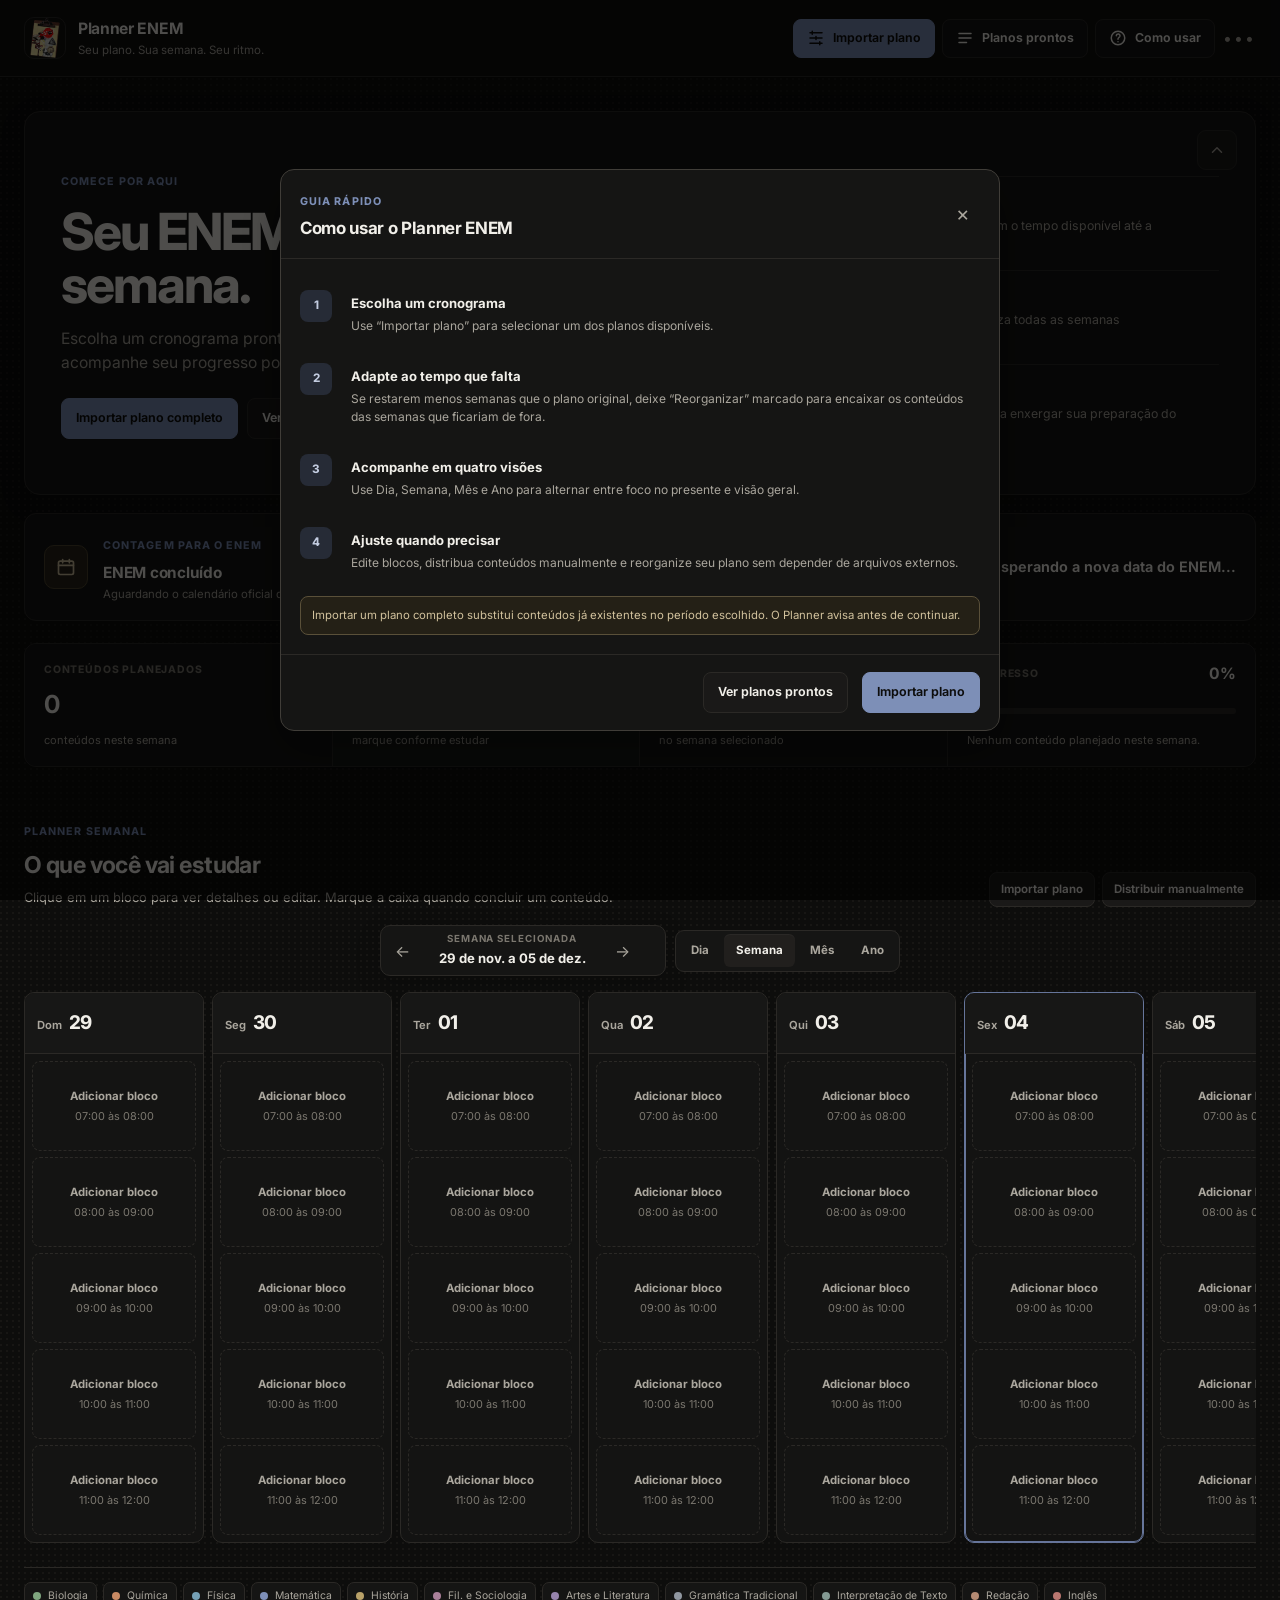
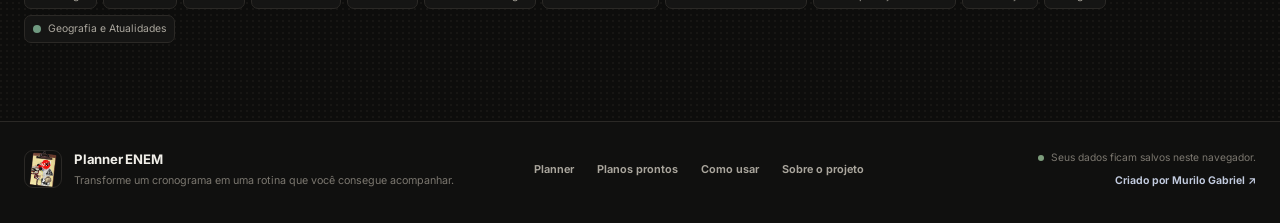
<file: index.html>
<!DOCTYPE html>
<html lang="pt-BR">
<head>
  <meta charset="UTF-8" />
  <meta name="viewport" content="width=device-width, initial-scale=1.0" />
  <meta name="description" content="Planner semanal de estudos para o ENEM. Importe cronogramas prontos, organize sua semana e acompanhe seu progresso." />
  <meta name="theme-color" content="#0d0d0c" />
  <title>Planner ENEM | Organize seus estudos</title>
  <link rel="icon" type="image/png" href="icon.png" />
  <link rel="preconnect" href="https://fonts.googleapis.com" />
  <link rel="preconnect" href="https://fonts.gstatic.com" crossorigin />
  <link href="https://fonts.googleapis.com/css2?family=Inter:wght@400;500;600;700;800&display=swap" rel="stylesheet" />
  <link rel="stylesheet" href="style.css" />
</head>
<body>
  <header class="topbar">
    <div class="topbar__inner">
      <a class="brand" href="./" aria-label="Planner ENEM, início">
        <img class="brand__logo" src="icon.png" alt="" />
        <div>
          <strong>Planner ENEM</strong>
          <span>Seu plano. Sua semana. Seu ritmo.</span>
        </div>
      </a>

      <nav class="top-actions" aria-label="Ações principais">
        <button class="action action--primary" id="btn-full-plan" type="button">
          <svg viewBox="0 0 24 24" aria-hidden="true"><path d="M4 5h16M4 12h16M4 19h16"/><path d="M7 3v4M12 10v4M17 17v4"/></svg>
          <span>Importar plano</span>
        </button>
        <a class="action" href="downloads/" id="btn-plans">
          <svg viewBox="0 0 24 24" aria-hidden="true"><path d="M4 6h16M4 12h16M4 18h10"/></svg>
          <span>Planos prontos</span>
        </a>
        <button class="action action--ghost" id="btn-help" type="button">
          <svg viewBox="0 0 24 24" aria-hidden="true"><circle cx="12" cy="12" r="9"/><path d="M9.8 9a2.4 2.4 0 1 1 4.6 1c-.5 1-1.5 1.4-2 2.2-.3.4-.4.8-.4 1.3M12 17h.01"/></svg>
          <span>Como usar</span>
        </button>
        <div class="more-wrap">
          <button class="icon-btn icon-btn--menu" id="btn-more" type="button" aria-label="Mais ações" aria-expanded="false">•••</button>
          <div class="more-menu" id="more-menu" hidden>
            <button type="button" id="btn-distribute">Distribuir conteúdos</button>
            <button type="button" id="btn-export">Exportar semana</button>
            <button type="button" id="btn-reset-planner" class="more-menu__danger">Limpar todo o Planner</button>
            <a href="sobre/">Sobre o projeto</a>
          </div>
        </div>
      </nav>
    </div>
  </header>

  <div class="toast" id="toast" role="status" aria-live="polite"></div>

  <main class="page-shell">
    <section class="intro-card" id="quick-start">
      <button class="intro-collapse" id="intro-collapse" type="button" aria-label="Ocultar apresentação" title="Ocultar apresentação">
        <svg viewBox="0 0 24 24" aria-hidden="true"><polyline points="18 15 12 9 6 15"/></svg>
      </button>
      <div class="intro-card__copy">
        <span class="eyebrow">Comece por aqui</span>
        <h1>Seu ENEM, semana por semana.</h1>
        <p>Escolha um cronograma pronto, importe todas as semanas de uma vez e acompanhe seu progresso por dia, semana, mês ou ano.</p>
        <div class="intro-card__actions">
          <button class="button button--primary" id="quick-full-plan" type="button">Importar plano completo</button>
          <a class="button button--secondary" href="downloads/">Ver cronogramas</a>
        </div>
      </div>
      <div class="flow" aria-label="Passo a passo de uso">
        <article class="flow-step"><span class="flow-step__number">01</span><div><strong>Escolha um plano</strong><p>Selecione o cronograma que combina com o tempo disponível até a prova.</p></div></article>
        <article class="flow-step"><span class="flow-step__number">02</span><div><strong>Importe tudo de uma vez</strong><p>Defina a data de início e o Planner organiza todas as semanas automaticamente.</p></div></article>
        <article class="flow-step"><span class="flow-step__number">03</span><div><strong>Acompanhe seu progresso</strong><p>Alterne entre dia, semana, mês e ano para enxergar sua preparação do jeito que preferir.</p></div></article>
      </div>
    </section>

    <button class="intro-restore" id="intro-restore" type="button" hidden aria-label="Mostrar apresentação">
      <svg viewBox="0 0 24 24" aria-hidden="true"><polyline points="6 9 12 15 18 9"/></svg>
      Mostrar apresentação
    </button>

    <section class="enem-countdown" id="enem-countdown" aria-live="polite">
      <div class="enem-countdown__icon" aria-hidden="true">
        <svg viewBox="0 0 24 24"><rect x="3" y="5" width="18" height="16" rx="2"/><path d="M16 3v4M8 3v4M3 10h18"/></svg>
      </div>
      <div class="enem-countdown__copy">
        <span class="eyebrow">Contagem para o ENEM</span>
        <strong id="enem-countdown-title">ENEM 2026</strong>
        <p id="enem-countdown-date">8 de novembro de 2026</p>
      </div>
      <div class="enem-countdown__time" id="enem-countdown-time">
        <div class="count-unit">
          <strong id="enem-weeks">0</strong>
          <span id="enem-weeks-label">semanas</span>
        </div>
        <span class="count-separator">+</span>
        <div class="count-unit">
          <strong id="enem-days">0</strong>
          <span id="enem-days-label">dias</span>
        </div>
      </div>
      <p class="enem-countdown__waiting" id="enem-countdown-waiting" hidden>Esperando a nova data do ENEM...</p>
    </section>

    <section class="overview" aria-label="Resumo do período">
      <article class="metric">
        <span class="metric__label">Conteúdos planejados</span>
        <strong id="stat-filled">0</strong>
        <small id="stat-period-copy">conteúdos nesta semana</small>
      </article>
      <article class="metric metric--success">
        <span class="metric__label">Concluídos</span>
        <strong id="stat-studied">0/0</strong>
        <small>marque conforme estudar</small>
      </article>
      <article class="metric">
        <span class="metric__label">Matéria mais presente</span>
        <strong class="metric__compact" id="stat-top-subject">Nenhuma</strong>
        <small id="stat-subject-copy">na semana selecionada</small>
      </article>
      <article class="metric metric--progress">
        <div class="metric__progress-head">
          <span class="metric__label">Progresso</span>
          <strong id="stat-progress-pct">0%</strong>
        </div>
        <div class="progress-track"><span id="stat-progress-fill"></span></div>
        <small id="progress-message">Comece importando ou adicionando blocos.</small>
      </article>
    </section>

    <section class="planner-section" id="planner-section">
      <div class="section-heading">
        <div>
          <span class="eyebrow" id="planner-view-eyebrow">Planner semanal</span>
          <h2 id="planner-view-title">O que você vai estudar</h2>
          <p id="planner-view-description">Clique em um bloco para ver detalhes ou editar. Marque a caixa quando concluir um conteúdo.</p>
        </div>
        <div class="section-heading__tools">
          <button class="button button--secondary button--small" id="section-full-plan" type="button">Importar plano</button>
          <button class="button button--secondary button--small" id="section-distribute" type="button">Distribuir manualmente</button>
        </div>
      </div>

      <div class="planner-controls">
        <div class="week-switcher" aria-label="Navegação do período">
          <button class="icon-btn" id="btn-prev" type="button" aria-label="Período anterior">←</button>
          <div class="week-switcher__label">
            <span id="period-kind">Semana selecionada</span>
            <strong id="week-label">Carregando</strong>
          </div>
          <button class="icon-btn" id="btn-next" type="button" aria-label="Próximo período">→</button>
        </div>

        <div class="view-switcher" role="group" aria-label="Mudar visualização">
          <button class="view-switcher__button" type="button" data-view="day">Dia</button>
          <button class="view-switcher__button active" type="button" data-view="week">Semana</button>
          <button class="view-switcher__button" type="button" data-view="month">Mês</button>
          <button class="view-switcher__button" type="button" data-view="year">Ano</button>
        </div>
      </div>

      <div class="calendar-grid" id="calendar-grid"></div>
      <div class="month-view" id="month-view" hidden></div>
      <div class="year-view" id="year-view" hidden></div>

      <div class="subject-legend subject-legend--below" id="subject-legend" aria-label="Legenda de matérias"></div>
    </section>


  </main>

  <footer class="site-footer">
    <div class="site-footer__inner">
      <div class="footer-brand">
        <img src="icon.png" alt="" class="footer-brand__logo" />
        <div>
          <strong>Planner ENEM</strong>
          <p>Transforme um cronograma em uma rotina que você consegue acompanhar.</p>
        </div>
      </div>

      <nav class="footer-nav" aria-label="Links do rodapé">
        <a href="./">Planner</a>
        <a href="downloads/">Planos prontos</a>
        <button type="button" id="footer-help">Como usar</button>
        <a href="sobre/">Sobre o projeto</a>
      </nav>

      <div class="footer-info">
        <div class="footer-info__item">
          <span class="footer-info__dot" aria-hidden="true"></span>
          <span>Seus dados ficam salvos neste navegador.</span>
        </div>
        <a class="footer-credit" href="https://murilogabriel.com.br" target="_blank" rel="noopener noreferrer">
          Criado por Murilo Gabriel <span aria-hidden="true">↗</span>
        </a>
      </div>
    </div>
  </footer>

  <div class="overlay" id="edit-overlay" role="dialog" aria-modal="true" aria-labelledby="edit-title">
    <div class="modal modal--compact">
      <div class="modal__head">
        <div><span class="eyebrow">Editar bloco</span><h2 id="edit-title">Bloco de estudo</h2></div>
        <button class="modal-close" id="edit-close" type="button" aria-label="Fechar">×</button>
      </div>
      <div class="modal__body">
        <label class="field-label">Matéria</label>
        <div class="subject-picker" id="subject-grid"></div>
        <label class="field-label" for="block-note">Anotação</label>
        <textarea id="block-note" class="textarea" rows="4" placeholder="Ex.: Fazer 15 questões e revisar os erros"></textarea>
      </div>
      <div class="modal__foot">
        <button class="button button--danger-ghost" id="btn-clear" type="button">Limpar bloco</button>
        <button class="button button--primary" id="btn-save" type="button">Salvar alterações</button>
      </div>
    </div>
  </div>

  <div class="overlay" id="details-overlay" role="dialog" aria-modal="true" aria-labelledby="details-title">
    <div class="modal">
      <div class="modal__head details-head">
        <div class="details-head__subject"><span class="subject-dot" id="details-dot"></span><span id="details-subject">Sem matéria</span></div>
        <button class="modal-close" id="details-close" type="button" aria-label="Fechar">×</button>
      </div>
      <div class="modal__body">
        <h2 class="details-title" id="details-title">Conteúdo</h2>
        <div class="details-meta" id="details-meta"></div>
        <div class="details-section" id="details-desc-section">
          <span class="field-label">Conteúdo</span>
          <p id="details-desc"></p>
        </div>
        <div class="details-section" id="details-det-section">
          <span class="field-label">Detalhes</span>
          <pre id="details-det"></pre>
        </div>
      </div>
      <div class="modal__foot">
        <button class="button button--secondary" id="details-edit-btn" type="button">Editar bloco</button>
        <button class="button button--primary" id="details-close-btn" type="button">Fechar</button>
      </div>
    </div>
  </div>

  <div class="overlay" id="help-overlay" role="dialog" aria-modal="true" aria-labelledby="help-title">
    <div class="modal modal--guide">
      <div class="modal__head">
        <div><span class="eyebrow">Guia rápido</span><h2 id="help-title">Como usar o Planner ENEM</h2></div>
        <button class="modal-close" id="help-close" type="button" aria-label="Fechar">×</button>
      </div>
      <div class="modal__body guide-body">
        <div class="guide-row"><span>1</span><div><strong>Escolha um cronograma</strong><p>Use “Importar plano” para selecionar um dos planos disponíveis.</p></div></div>
        <div class="guide-row"><span>2</span><div><strong>Adapte ao tempo que falta</strong><p>Se restarem menos semanas que o plano original, deixe “Reorganizar” marcado para encaixar os conteúdos das semanas que ficariam de fora.</p></div></div>
        <div class="guide-row"><span>3</span><div><strong>Acompanhe em quatro visões</strong><p>Use Dia, Semana, Mês e Ano para alternar entre foco no presente e visão geral.</p></div></div>
        <div class="guide-row"><span>4</span><div><strong>Ajuste quando precisar</strong><p>Edite blocos, distribua conteúdos manualmente e reorganize seu plano sem depender de arquivos externos.</p></div></div>
        <div class="guide-note">Importar um plano completo substitui conteúdos já existentes no período escolhido. O Planner avisa antes de continuar.</div>
      </div>
      <div class="modal__foot">
        <a class="button button--secondary" href="downloads/">Ver planos prontos</a>
        <button class="button button--primary" id="help-full-plan" type="button">Importar plano</button>
      </div>
    </div>
  </div>

  <div class="overlay" id="plan-overlay" role="dialog" aria-modal="true" aria-labelledby="plan-title">
    <div class="modal modal--wide plan-import-modal">
      <div class="modal__head">
        <div><span class="eyebrow">Importação completa</span><h2 id="plan-title">Importar um plano inteiro</h2></div>
        <button class="modal-close" id="plan-close" type="button" aria-label="Fechar">×</button>
      </div>
      <div class="modal__body">
        <p class="modal-lead">Escolha o cronograma e quanto tempo você tem. Se o plano original for maior, o Planner adapta o conteúdo para caber no período disponível.</p>
        <div class="plan-import-fields">
          <label class="plan-field">
            <span>Plano</span>
            <select id="plan-select"></select>
          </label>
          <label class="plan-field">
            <span>Em qual semana do plano você está?</span>
            <select id="plan-week-start"></select>
            <small class="plan-field__help">O número ao lado mostra quantas semanas caberão no seu calendário. O conteúdo das semanas anteriores não será perdido por padrão.</small>
            <div class="plan-enem-fit" id="plan-enem-fit" hidden>
              <span id="plan-enem-fit-text"></span>
              <button id="plan-enem-fit-btn" type="button">Ajustar ao ENEM</button>
            </div>
          </label>
          <label class="plan-field plan-field--wide">
            <span>Data de início</span>
            <input id="plan-start-date" type="date" />
          </label>
        </div>
        <section class="plan-adaptation" aria-labelledby="plan-adaptation-title">
          <div class="plan-adaptation__head">
            <span class="plan-import-summary__label">Adaptação do cronograma</span>
            <strong id="plan-adaptation-title">Fazer o plano caber no tempo que você tem</strong>
            <p id="plan-adaptation-message">Vou verificar se alguma semana ficaria de fora e reorganizar o cronograma quando necessário.</p>
          </div>

          <label class="plan-skip-option plan-reorganize-option" id="plan-reorganize-option">
            <input id="plan-reorganize-content" type="checkbox" checked />
            <span>
              <strong>Reorganizar para não perder nenhum conteúdo</strong>
              <small>Recomendado. Os conteúdos das semanas que ficariam de fora entram nas semanas disponíveis, mantendo tudo o que você selecionou.</small>
            </span>
          </label>

          <div class="plan-optimization-preview" id="plan-optimization-preview">
            <span class="plan-optimization-preview__status">Preparando a prévia do cronograma...</span>
          </div>
        </section>

        <section class="plan-subjects" aria-labelledby="plan-subjects-title">
          <div class="plan-subjects__head">
            <div>
              <span class="plan-import-summary__label">Matérias do cronograma</span>
              <strong id="plan-subjects-title">Escolha o que você quer estudar</strong>
              <p>Desative uma matéria para remover seus conteúdos. O Planner reorganiza automaticamente o restante da semana.</p>
            </div>
            <div class="plan-subjects__actions">
              <button class="plan-subjects__action" id="plan-subjects-all" type="button">Todas</button>
              <button class="plan-subjects__action" id="plan-subjects-none" type="button">Limpar</button>
            </div>
          </div>
          <div class="plan-subjects__grid" id="plan-subjects-grid"></div>
          <div class="plan-subjects__footer">
            <span id="plan-subjects-count">Todas as matérias selecionadas</span>
          </div>
        </section>
        <div class="plan-import-summary">
          <span class="plan-import-summary__label">Como ficará</span>
          <strong id="plan-start-label">Começando pela Semana 1</strong>
          <p id="plan-range-label">Selecione um plano para ver o período.</p>
          <div class="plan-import-count" id="plan-import-count">Todas as semanas serão importadas.</div>
        </div>
        <p class="plan-import-note">A data é ajustada para o domingo da semana escolhida. Com “Reorganizar” marcado, o Planner preserva os conteúdos das matérias selecionadas e distribui tudo dentro do período disponível.</p>
        <p class="plan-import-status" id="plan-import-status" hidden></p>
      </div>
      <div class="modal__foot">
        <button class="button button--secondary" id="plan-cancel" type="button">Cancelar</button>
        <button class="button button--primary" id="plan-run" type="button">Importar plano completo</button>
      </div>
    </div>
  </div>

  <div class="overlay" id="reset-overlay" role="dialog" aria-modal="true" aria-labelledby="reset-title">
    <div class="modal modal--compact reset-modal">
      <div class="modal__head">
        <div>
          <span class="eyebrow">Limpar Planner</span>
          <h2 id="reset-title">Deixar tudo livre novamente?</h2>
        </div>
        <button class="modal-close" id="reset-close" type="button" aria-label="Fechar">×</button>
      </div>
      <div class="modal__body">
        <p class="reset-modal__lead">Isso remove todo o conteúdo que você colocou no Planner.</p>
        <div class="reset-modal__summary">
          <div><span>✓</span><p>Apaga todos os planos e semanas importados.</p></div>
          <div><span>✓</span><p>Remove conteúdos adicionados manualmente e marcações de concluído.</p></div>
          <div><span>✓</span><p>Volta para a semana atual com todos os blocos livres.</p></div>
        </div>
        <p class="reset-modal__note">Os cronogramas prontos continuam disponíveis para você importar novamente depois.</p>
      </div>
      <div class="modal__foot">
        <button class="button button--secondary" id="reset-cancel" type="button">Cancelar</button>
        <button class="button button--danger" id="reset-confirm" type="button">Limpar tudo</button>
      </div>
    </div>
  </div>

  <div class="overlay" id="dist-overlay" role="dialog" aria-modal="true" aria-labelledby="dist-title">
    <div class="modal modal--wide">
      <div class="modal__head">
        <div><span class="eyebrow">Montagem manual</span><h2 id="dist-title">Distribuir conteúdos na semana</h2></div>
        <button class="modal-close" id="dist-close" type="button" aria-label="Fechar">×</button>
      </div>
      <div class="modal__body">
        <p class="modal-lead">Adicione os conteúdos que quer estudar. O planner distribui tudo pelos dias, evitando repetir a mesma matéria no mesmo dia quando possível.</p>
        <div class="dist-toolbar">
          <button class="button button--secondary button--small" id="dist-add" type="button">+ Adicionar conteúdo</button>
          <button class="button button--secondary button--small" id="dist-clear-list" type="button">Limpar lista</button>
        </div>
        <div class="dist-list" id="dist-list"></div>
        <div class="dist-result" id="dist-result" hidden></div>
      </div>
      <div class="modal__foot">
        <button class="button button--secondary" id="dist-cancel" type="button">Cancelar</button>
        <button class="button button--primary" id="dist-run" type="button">Distribuir agora</button>
      </div>
    </div>
  </div>

  <script src="script.js"></script>
</body>
</html>
</file>
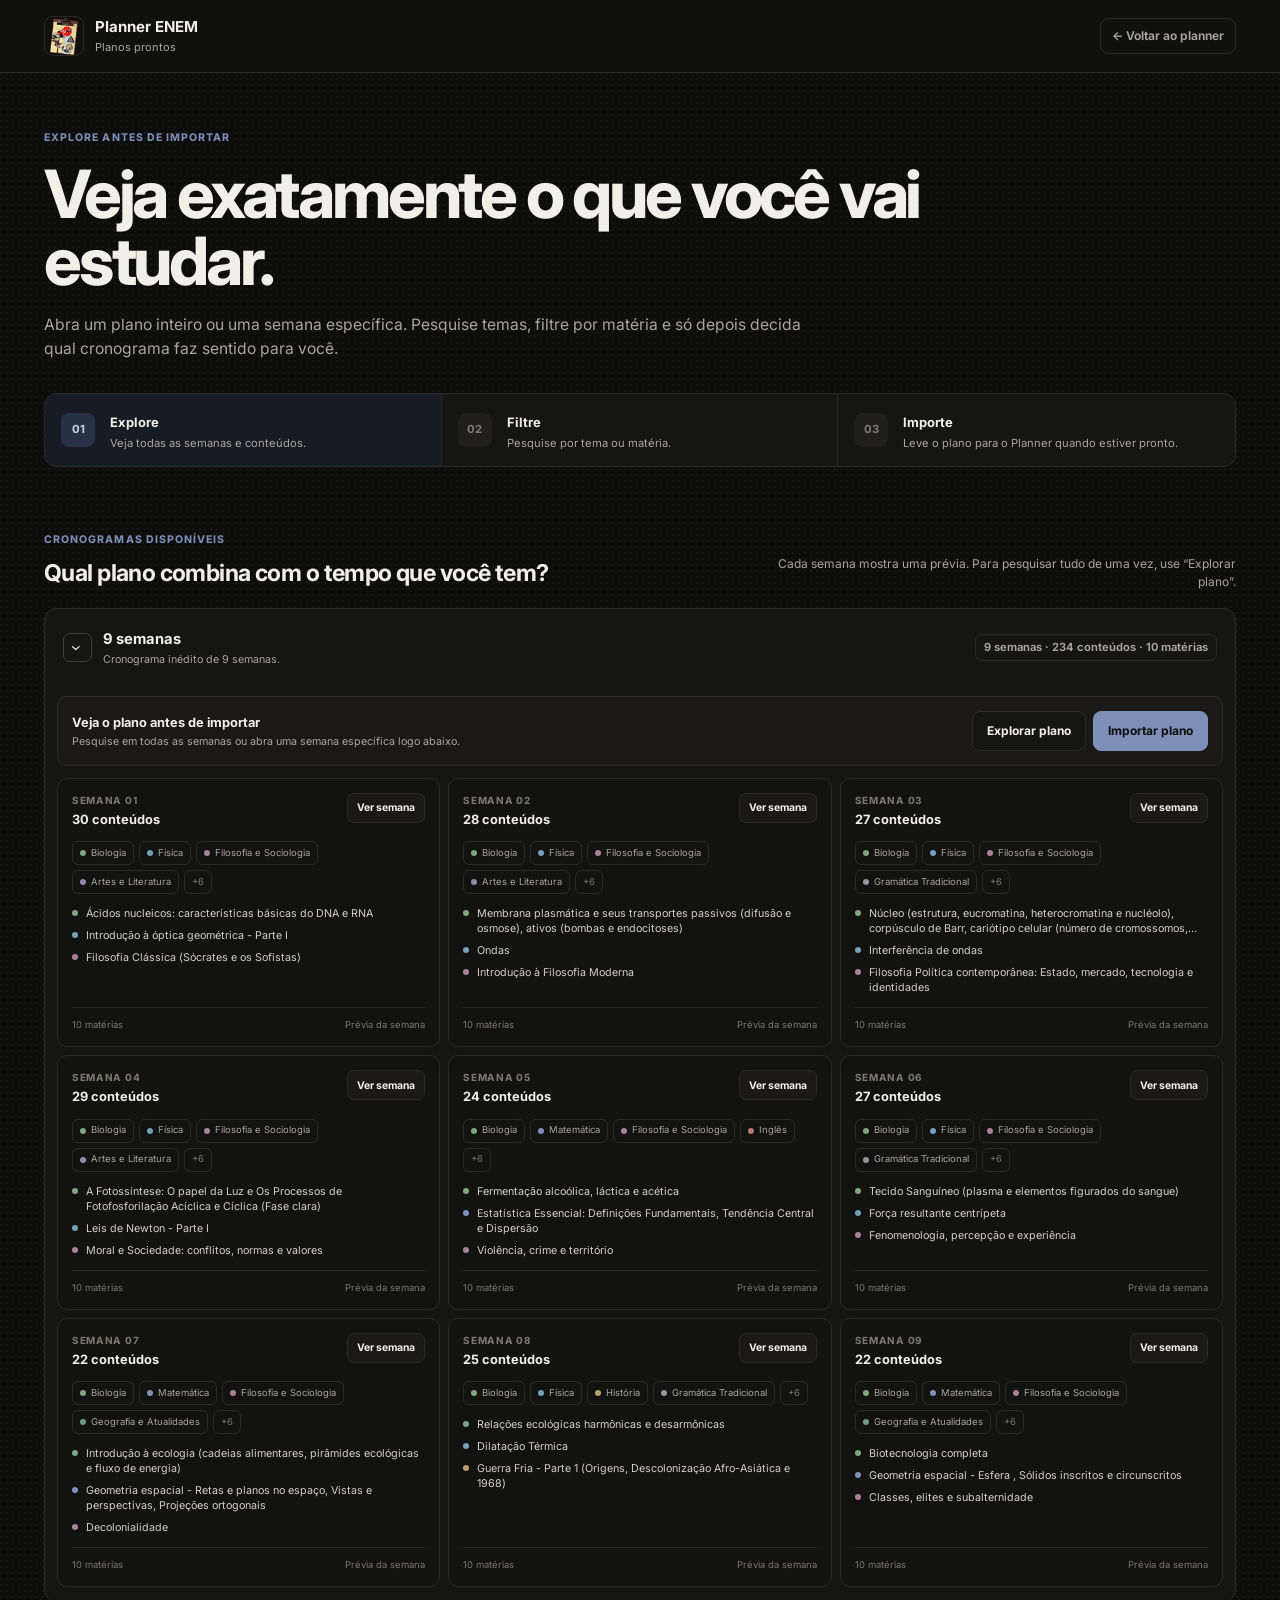
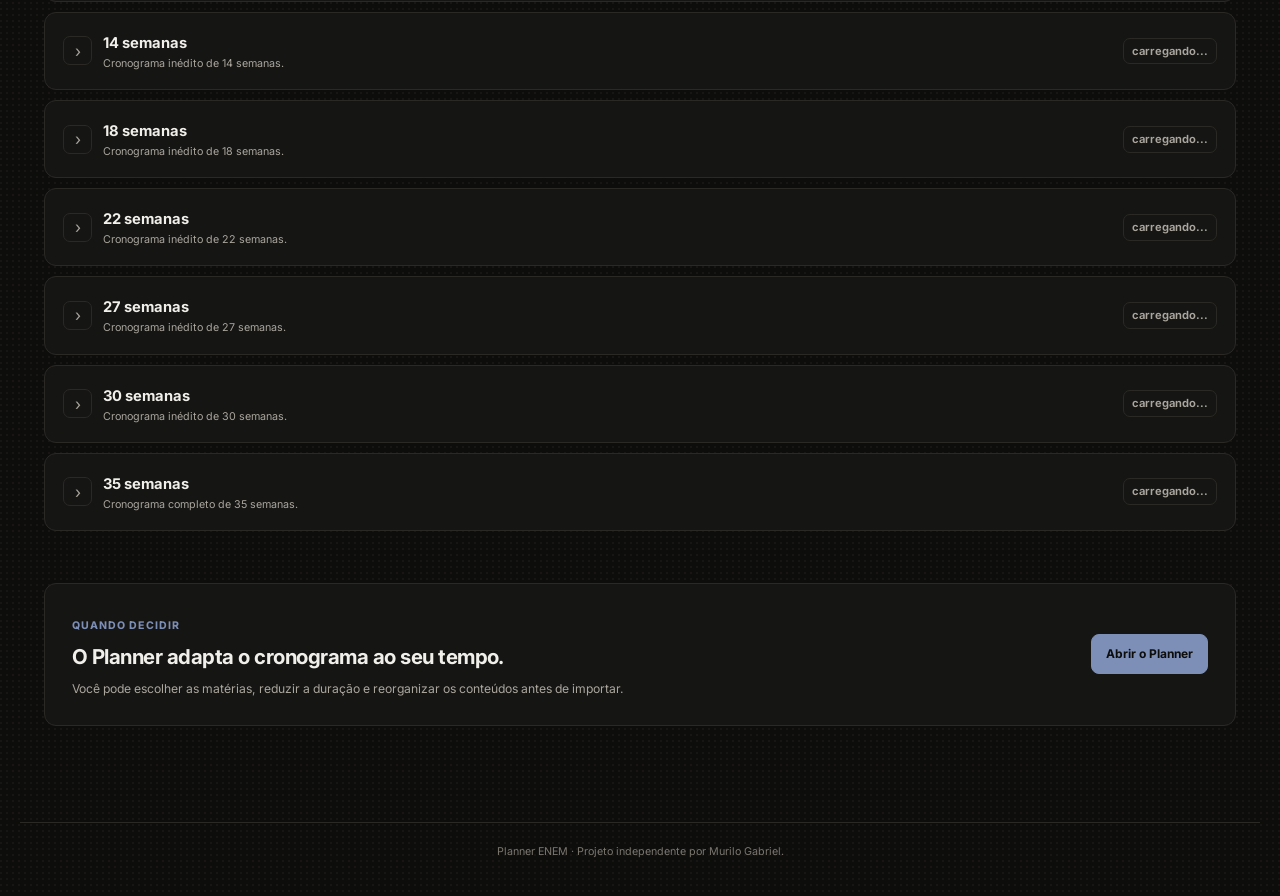
<file: downloads/index.html>
<!DOCTYPE html>
<html lang="pt-BR">
<head>
  <meta charset="UTF-8" />
  <meta name="viewport" content="width=device-width, initial-scale=1.0" />
  <meta name="description" content="Explore os cronogramas do Planner ENEM, veja o conteúdo de cada semana e importe o plano ideal." />
  <meta name="theme-color" content="#0d0d0c" />
  <title>Planos prontos | Planner ENEM</title>
  <link rel="icon" type="image/png" href="../icon.png" />
  <link rel="preconnect" href="https://fonts.googleapis.com" />
  <link rel="preconnect" href="https://fonts.gstatic.com" crossorigin />
  <link href="https://fonts.googleapis.com/css2?family=Inter:wght@400;500;600;700;800&display=swap" rel="stylesheet" />
  <link rel="stylesheet" href="downloads.css" />
</head>
<body>
  <header class="topbar">
    <div class="topbar__inner">
      <a class="brand" href="../">
        <img src="../icon.png" alt="" />
        <div><strong>Planner ENEM</strong><span>Planos prontos</span></div>
      </a>
      <a class="back" href="../">← Voltar ao planner</a>
    </div>
  </header>

  <main class="shell">
    <section class="hero">
      <span class="eyebrow">Explore antes de importar</span>
      <h1>Veja exatamente o que você vai estudar.</h1>
      <p>Abra um plano inteiro ou uma semana específica. Pesquise temas, filtre por matéria e só depois decida qual cronograma faz sentido para você.</p>
    </section>

    <section class="steps" aria-label="Como usar os planos">
      <article class="step step--active"><span>01</span><div><strong>Explore</strong><p>Veja todas as semanas e conteúdos.</p></div></article>
      <article class="step"><span>02</span><div><strong>Filtre</strong><p>Pesquise por tema ou matéria.</p></div></article>
      <article class="step"><span>03</span><div><strong>Importe</strong><p>Leve o plano para o Planner quando estiver pronto.</p></div></article>
    </section>

    <section class="plans-heading">
      <div>
        <span class="eyebrow">Cronogramas disponíveis</span>
        <h2>Qual plano combina com o tempo que você tem?</h2>
      </div>
      <p>Cada semana mostra uma prévia. Para pesquisar tudo de uma vez, use “Explorar plano”.</p>
    </section>

    <div class="plans" id="plans"></div>

    <section class="help-card">
      <div>
        <span class="eyebrow">Quando decidir</span>
        <h2>O Planner adapta o cronograma ao seu tempo.</h2>
        <p>Você pode escolher as matérias, reduzir a duração e reorganizar os conteúdos antes de importar.</p>
      </div>
      <a class="button button--primary" href="../">Abrir o Planner</a>
    </section>
  </main>

  <footer>Planner ENEM · Projeto independente por Murilo Gabriel.</footer>

  <div class="explorer-overlay" id="explorer-overlay" aria-hidden="true">
    <section class="explorer" role="dialog" aria-modal="true" aria-labelledby="explorer-title">
      <header class="explorer__header">
        <div>
          <span class="eyebrow">Explorar conteúdo</span>
          <h2 id="explorer-title">Cronograma</h2>
          <p id="explorer-subtitle">Carregando conteúdo...</p>
        </div>
        <div class="explorer__header-actions">
          <a class="button button--primary" id="explorer-import" href="../">Importar este plano</a>
          <button class="explorer__close" id="explorer-close" type="button" aria-label="Fechar">×</button>
        </div>
      </header>

      <div class="explorer__toolbar">
        <label class="search-field">
          <svg viewBox="0 0 24 24" aria-hidden="true"><circle cx="11" cy="11" r="7"/><path d="m20 20-4-4"/></svg>
          <input id="explorer-search" type="search" placeholder="Pesquisar conteúdo, tema ou matéria" autocomplete="off" />
        </label>

        <label class="scope-field">
          <span>Visualização</span>
          <select id="explorer-scope"></select>
        </label>
      </div>

      <div class="subject-filters" id="subject-filters" aria-label="Filtrar por matéria"></div>

      <div class="explorer__summary">
        <strong id="explorer-result-count">0 conteúdos</strong>
        <span id="explorer-active-filter">Todas as matérias</span>
      </div>

      <div class="explorer__body" id="explorer-body">
        <div class="explorer-loading">Carregando conteúdo...</div>
      </div>
    </section>
  </div>

  <script src="downloads.js"></script>
</body>
</html>
</file>
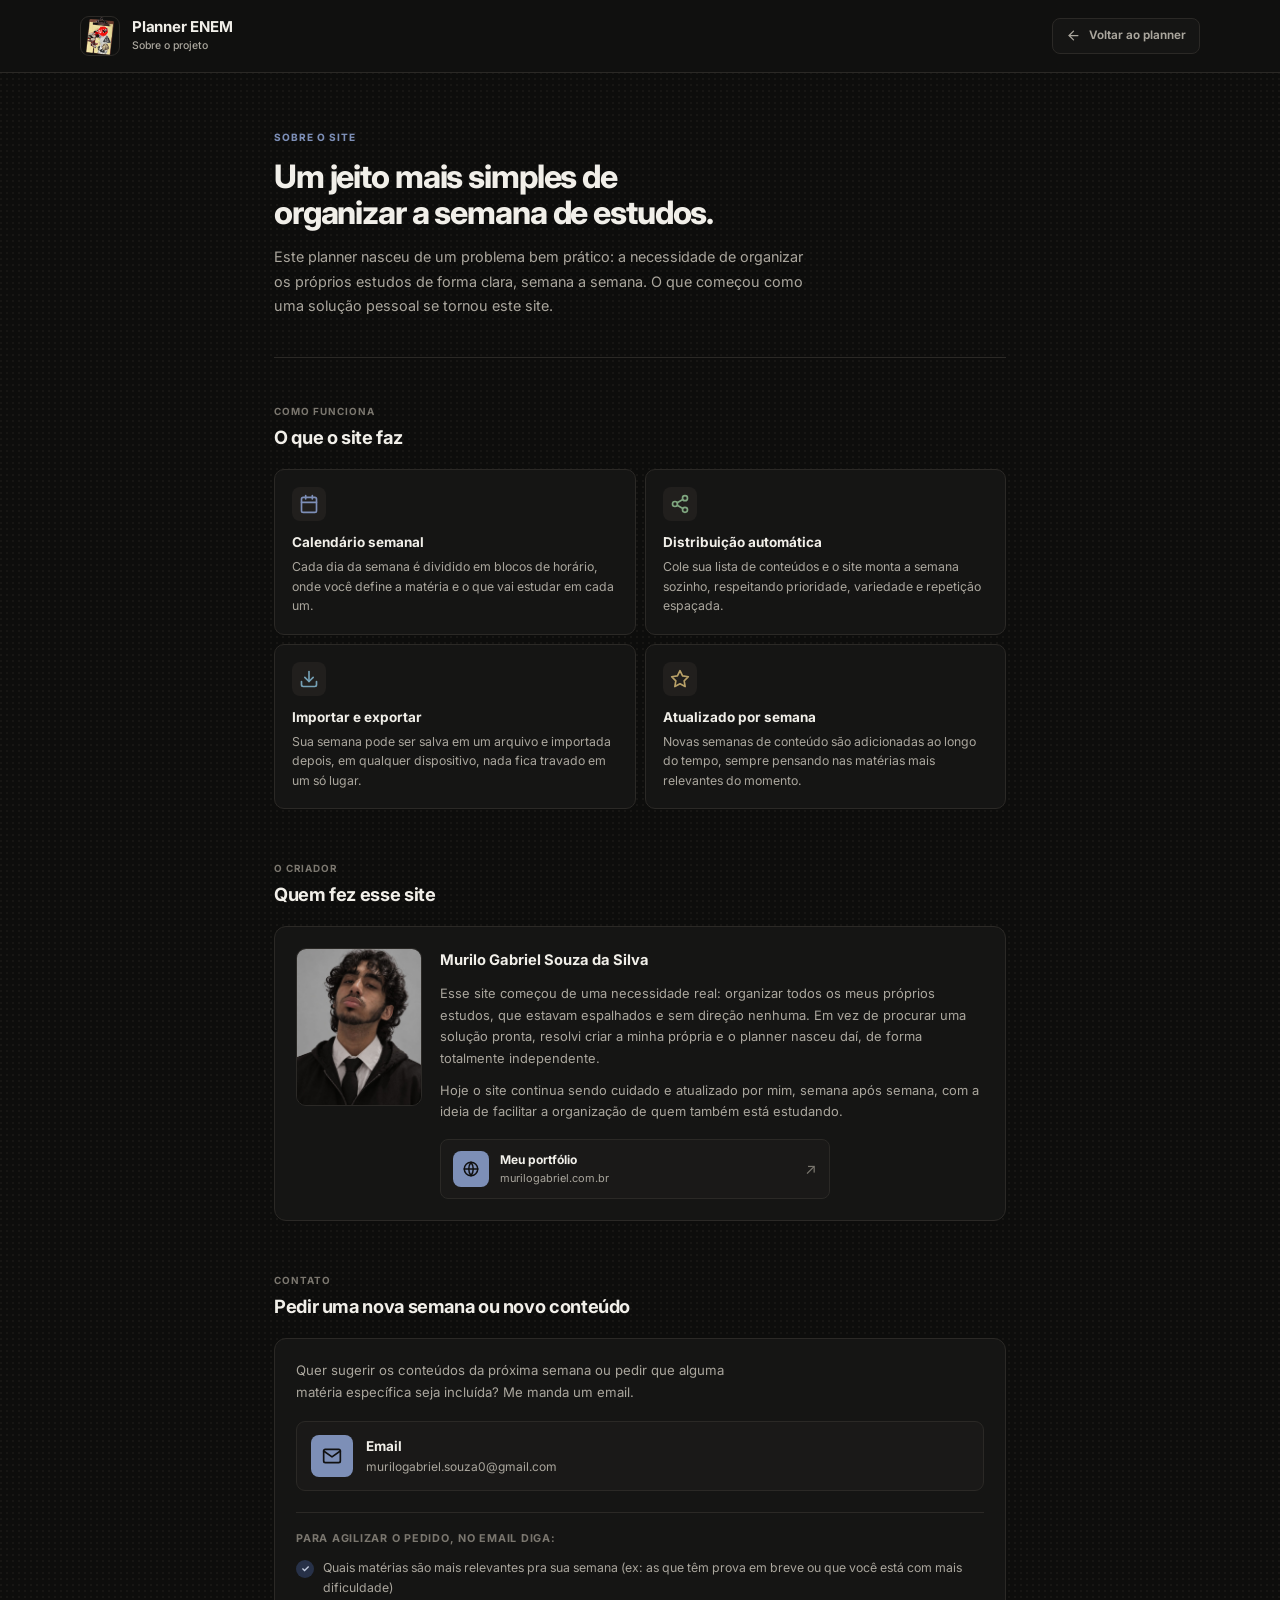
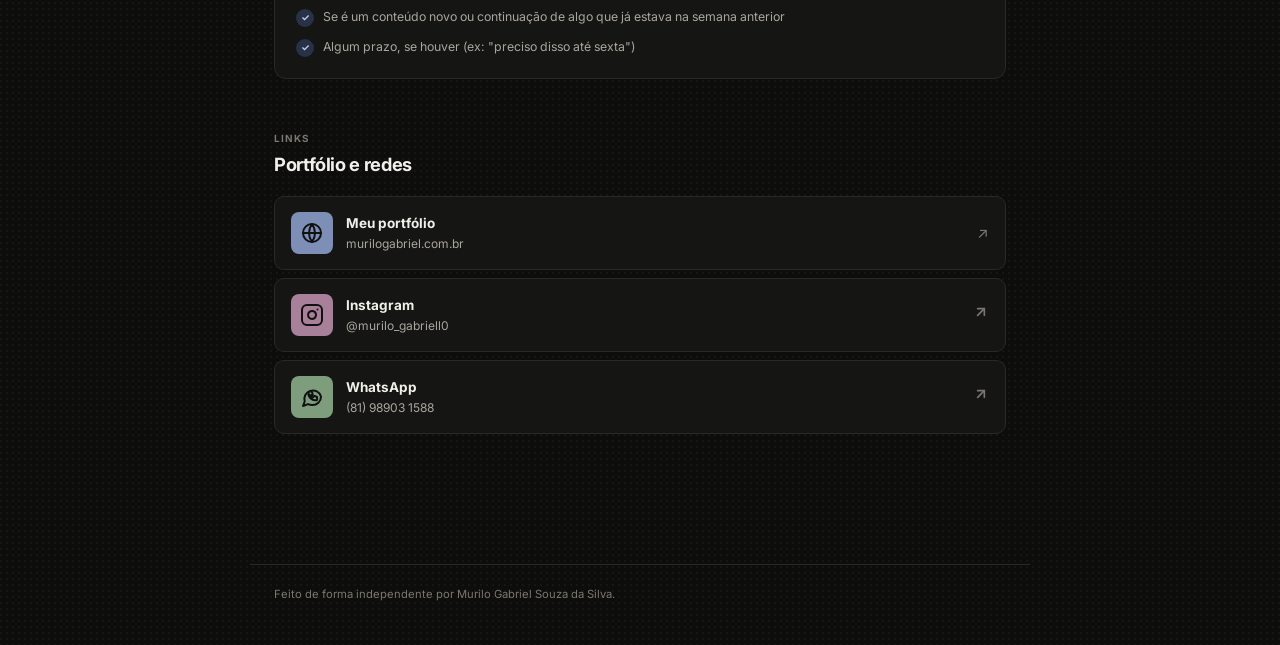
<file: sobre/index.html>
<!DOCTYPE html>
<html lang="pt-BR">

<head>
  <meta charset="UTF-8" />
  <meta name="viewport" content="width=device-width, initial-scale=1.0" />
  <title>Sobre o projeto | Planner ENEM</title>
  <link rel="icon" type="image/png" href="icon.png" />
  <link rel="preconnect" href="https://fonts.googleapis.com" />
  <link rel="preconnect" href="https://fonts.gstatic.com" crossorigin />
  <link href="https://fonts.googleapis.com/css2?family=Inter:wght@400;500;600;700;800&display=swap"
    rel="stylesheet" />
  <link rel="stylesheet" href="sobre.css" />
</head>

<body>

  <header class="header">
    <div class="header-inner">
      <a class="header-title header-title--link" href="../index.html">
        <div class="header-logo">
          <img src="icon.png" alt="Logo Planner ENEM" />
        </div>
        <div>
          <h1>Planner ENEM</h1>
          <p class="header-sub">Sobre o projeto</p>
        </div>
      </a>
      <a class="btn-action" href="../index.html">
        <svg width="15" height="15" viewBox="0 0 24 24" fill="none" stroke="currentColor" stroke-width="2"
          stroke-linecap="round" stroke-linejoin="round">
          <line x1="19" y1="12" x2="5" y2="12" />
          <polyline points="12 19 5 12 12 5" />
        </svg>
        Voltar ao planner
      </a>
    </div>
  </header>

  <main class="about-main">

    <!-- ===================== HERO ===================== -->
    <section class="about-hero">
      <span class="about-eyebrow">Sobre o site</span>
      <h2 class="about-hero-title">Um jeito mais simples de organizar a semana de estudos.</h2>
      <p class="about-hero-lead">
        Este planner nasceu de um problema bem prático: a necessidade de organizar
        os próprios estudos de forma clara, semana a semana. O que começou como uma
        solução pessoal se tornou este site.
      </p>
    </section>

    <!-- ===================== COMO FUNCIONA ===================== -->
    <section class="about-section">
      <div class="about-section-head">
        <span class="about-tag">Como funciona</span>
        <h3>O que o site faz</h3>
      </div>

      <div class="about-grid">
        <div class="about-card">
          <span class="about-card-icon" style="--icon-color: var(--mat)">
            <svg width="20" height="20" viewBox="0 0 24 24" fill="none" stroke="currentColor" stroke-width="2"
              stroke-linecap="round" stroke-linejoin="round">
              <rect x="3" y="4" width="18" height="18" rx="2" />
              <line x1="16" y1="2" x2="16" y2="6" />
              <line x1="8" y1="2" x2="8" y2="6" />
              <line x1="3" y1="10" x2="21" y2="10" />
            </svg>
          </span>
          <h4>Calendário semanal</h4>
          <p>Cada dia da semana é dividido em blocos de horário, onde você define a matéria e o que vai estudar em
            cada um.</p>
        </div>

        <div class="about-card">
          <span class="about-card-icon" style="--icon-color: var(--bio)">
            <svg width="20" height="20" viewBox="0 0 24 24" fill="none" stroke="currentColor" stroke-width="2"
              stroke-linecap="round" stroke-linejoin="round">
              <circle cx="18" cy="5" r="3" />
              <circle cx="6" cy="12" r="3" />
              <circle cx="18" cy="19" r="3" />
              <line x1="8.59" y1="13.51" x2="15.42" y2="17.49" />
              <line x1="15.41" y1="6.51" x2="8.59" y2="10.49" />
            </svg>
          </span>
          <h4>Distribuição automática</h4>
          <p>Cole sua lista de conteúdos e o site monta a semana sozinho, respeitando prioridade, variedade e
            repetição espaçada.</p>
        </div>

        <div class="about-card">
          <span class="about-card-icon" style="--icon-color: var(--fis)">
            <svg width="20" height="20" viewBox="0 0 24 24" fill="none" stroke="currentColor" stroke-width="2"
              stroke-linecap="round" stroke-linejoin="round">
              <path d="M21 15v4a2 2 0 0 1-2 2H5a2 2 0 0 1-2-2v-4" />
              <polyline points="7 10 12 15 17 10" />
              <line x1="12" y1="15" x2="12" y2="3" />
            </svg>
          </span>
          <h4>Importar e exportar</h4>
          <p>Sua semana pode ser salva em um arquivo e importada depois, em qualquer dispositivo, nada fica travado
            em um só lugar.</p>
        </div>

        <div class="about-card">
          <span class="about-card-icon" style="--icon-color: var(--his)">
            <svg width="20" height="20" viewBox="0 0 24 24" fill="none" stroke="currentColor" stroke-width="2"
              stroke-linecap="round" stroke-linejoin="round">
              <path d="M12 2l3.09 6.26L22 9.27l-5 4.87 1.18 6.88L12 17.77l-6.18 3.25L7 14.14 2 9.27l6.91-1.01L12 2z" />
            </svg>
          </span>
          <h4>Atualizado por semana</h4>
          <p>Novas semanas de conteúdo são adicionadas ao longo do tempo, sempre pensando nas matérias mais relevantes
            do momento.</p>
        </div>
      </div>
    </section>

    <!-- ===================== O CRIADOR ===================== -->
    <section class="about-section">
      <div class="about-section-head">
        <span class="about-tag">O criador</span>
        <h3>Quem fez esse site</h3>
      </div>

      <div class="creator-card">
        <img
          class="creator-avatar creator-avatar--photo"
          src="../assets/murilo-gabriel.jpg"
          alt="Foto de Murilo Gabriel"
          loading="lazy"
        />
        <div class="creator-text">
          <p class="creator-name">Murilo Gabriel Souza da Silva</p>
          <p>
            Esse site começou de uma necessidade real: organizar todos os meus
            próprios estudos, que estavam espalhados e sem direção nenhuma.
            Em vez de procurar uma solução pronta, resolvi criar a minha própria
            e o planner nasceu daí, de forma totalmente independente.
          </p>
          <p>
            Hoje o site continua sendo cuidado e atualizado por mim, semana após
            semana, com a ideia de facilitar a organização de quem também está
            estudando.
          </p>

          <a class="portfolio-link" href="https://murilogabriel.com.br" target="_blank" rel="noopener noreferrer">
            <span class="portfolio-link-icon" aria-hidden="true">
              <svg width="18" height="18" viewBox="0 0 24 24" fill="none" stroke="currentColor" stroke-width="2"
                stroke-linecap="round" stroke-linejoin="round">
                <circle cx="12" cy="12" r="9" />
                <path d="M3 12h18M12 3a15 15 0 0 1 0 18M12 3a15 15 0 0 0 0 18" />
              </svg>
            </span>
            <span class="portfolio-link-text">
              <span class="portfolio-link-label">Meu portfólio</span>
              <span class="portfolio-link-url">murilogabriel.com.br</span>
            </span>
            <span class="portfolio-link-arrow" aria-hidden="true">↗</span>
          </a>
        </div>
      </div>
    </section>

    <!-- ===================== CONTATO ===================== -->
    <section class="about-section">
      <div class="about-section-head">
        <span class="about-tag">Contato</span>
        <h3>Pedir uma nova semana ou novo conteúdo</h3>
      </div>

      <div class="contact-card">
        <p class="contact-lead">
          Quer sugerir os conteúdos da próxima semana ou pedir que alguma matéria
          específica seja incluída? Me manda um email.
        </p>

        <a class="contact-email" href="mailto:murilogabriel.souza0@gmail.com">
          <span class="contact-email-icon" aria-hidden="true">
            <svg width="20" height="20" viewBox="0 0 24 24" fill="none" stroke="currentColor" stroke-width="2"
              stroke-linecap="round" stroke-linejoin="round">
              <path d="M4 4h16c1.1 0 2 .9 2 2v12c0 1.1-.9 2-2 2H4c-1.1 0-2-.9-2-2V6c0-1.1.9-2 2-2z" />
              <polyline points="22,6 12,13 2,6" />
            </svg>
          </span>
          <span class="contact-email-text">
            <span class="contact-email-label">Email</span>
            <span class="contact-email-value">murilogabriel.souza0@gmail.com</span>
          </span>
        </a>

        <div class="contact-divider"></div>

        <p class="contact-note-label">Para agilizar o pedido, no email diga:</p>
        <ul class="contact-checklist">
          <li>
            <span class="check-icon">✓</span>
            Quais matérias são mais relevantes pra sua semana (ex: as que têm prova em breve ou que você está com
            mais dificuldade)
          </li>
          <li>
            <span class="check-icon">✓</span>
            Se é um conteúdo novo ou continuação de algo que já estava na semana anterior
          </li>
          <li>
            <span class="check-icon">✓</span>
            Algum prazo, se houver (ex: "preciso disso até sexta")
          </li>
        </ul>
      </div>
    </section>

    <!-- ===================== LINKS ===================== -->
    <section class="about-section">
      <div class="about-section-head">
        <span class="about-tag">Links</span>
        <h3>Portfólio e redes</h3>
      </div>

      <div class="links-grid">
        <a class="portfolio-card" href="https://murilogabriel.com.br" target="_blank" rel="noopener noreferrer">
          <span class="portfolio-card-icon" aria-hidden="true">
            <svg width="24" height="24" viewBox="0 0 24 24" fill="none" stroke="currentColor" stroke-width="2"
              stroke-linecap="round" stroke-linejoin="round">
              <circle cx="12" cy="12" r="9" />
              <path d="M3 12h18M12 3a15 15 0 0 1 0 18M12 3a15 15 0 0 0 0 18" />
            </svg>
          </span>
          <span class="instagram-text">
            <span class="instagram-label">Meu portfólio</span>
            <span class="instagram-handle">murilogabriel.com.br</span>
          </span>
          <span class="instagram-arrow" aria-hidden="true">↗</span>
        </a>

        <a class="instagram-card" href="https://www.instagram.com/murilo_gabriell0" target="_blank"
          rel="noopener noreferrer">
        <span class="instagram-icon" aria-hidden="true">
          <svg width="24" height="24" viewBox="0 0 24 24" fill="none" stroke="currentColor" stroke-width="2"
            stroke-linecap="round" stroke-linejoin="round">
            <rect x="2" y="2" width="20" height="20" rx="5" ry="5"></rect>
            <path d="M16 11.37A4 4 0 1 1 12.63 8 4 4 0 0 1 16 11.37z"></path>
            <line x1="17.5" y1="6.5" x2="17.51" y2="6.5"></line>
          </svg>
        </span>
        <span class="instagram-text">
          <span class="instagram-label">Instagram</span>
          <span class="instagram-handle">@murilo_gabriell0</span>
        </span>
        <span class="instagram-arrow" aria-hidden="true">
          <svg width="16" height="16" viewBox="0 0 24 24" fill="none" stroke="currentColor" stroke-width="2.5"
            stroke-linecap="round" stroke-linejoin="round">
            <line x1="7" y1="17" x2="17" y2="7" />
            <polyline points="7 7 17 7 17 17" />
          </svg>
        </span>
        </a>

        <a class="whatsapp-card" href="https://wa.me/5581989031588" target="_blank" rel="noopener noreferrer">
          <span class="whatsapp-icon" aria-hidden="true">
            <svg width="24" height="24" viewBox="0 0 24 24" fill="none" stroke="currentColor" stroke-width="2"
              stroke-linecap="round" stroke-linejoin="round">
              <path d="M21 11.5a8.38 8.38 0 0 1-9 8.5 9.5 9.5 0 0 1-4-.9L3 21l1.7-4.5A8.5 8.5 0 1 1 21 11.5Z"/>
              <path d="M8.5 8.5c.5 2 2 3.5 4 4l1.3-1.3c.2-.2.5-.3.8-.2l2 .7c.3.1.5.4.5.7v2c0 .4-.3.7-.7.8-4.5.7-8.6-3.4-7.9-7.9.1-.4.4-.7.8-.7h2c.3 0 .6.2.7.5l.7 2c.1.3 0 .6-.2.8L11.2 10"/>
            </svg>
          </span>
          <span class="instagram-text">
            <span class="instagram-label">WhatsApp</span>
            <span class="instagram-handle">(81) 98903 1588</span>
          </span>
          <span class="instagram-arrow" aria-hidden="true">
            <svg width="16" height="16" viewBox="0 0 24 24" fill="none" stroke="currentColor" stroke-width="2.5"
              stroke-linecap="round" stroke-linejoin="round">
              <line x1="7" y1="17" x2="17" y2="7" />
              <polyline points="7 7 17 7 17 17" />
            </svg>
          </span>
        </a>
      </div>
    </section>

  </main>

  <footer class="about-footer">
    <p>Feito de forma independente por Murilo Gabriel Souza da Silva.</p>
  </footer>

</body>

</html>
</file>
<file: style.css>
:root{
  --bg:#0d0d0c;
  --surface:#151514;
  --surface-2:#1a1918;
  --surface-3:#211f1d;
  --surface-raised:#252321;
  --line:#2b2926;
  --line-strong:#403d38;
  --text:#f1efe9;
  --muted:#aaa69d;
  --muted-2:#7b776f;
  --accent:#7d8fb7;
  --accent-hover:#8d9dc1;
  --success:#7d9d7c;
  --warning:#b39a62;
  --danger:#b96f68;
  --radius-sm:8px;
  --radius:12px;
  --radius-lg:16px;
  --shadow:0 18px 46px rgba(0,0,0,.34);
  --shadow-soft:0 8px 24px rgba(0,0,0,.18);
  --font:'Inter',system-ui,-apple-system,BlinkMacSystemFont,'Segoe UI',sans-serif;
}
*{box-sizing:border-box;margin:0;padding:0}
html{scroll-behavior:smooth}
body{
  min-height:100vh;
  color:var(--text);
  font-family:var(--font);
  line-height:1.5;
  -webkit-font-smoothing:antialiased;
  background-color:var(--bg);
  background-image:radial-gradient(circle at 1px 1px,#171614 1px,transparent 1px);
  background-size:6px 6px;
}
button,input,textarea,select{font:inherit}
button,a{-webkit-tap-highlight-color:transparent}
a{color:inherit}
button{color:inherit}
svg{width:18px;height:18px;fill:none;stroke:currentColor;stroke-width:2;stroke-linecap:round;stroke-linejoin:round}
[hidden]{display:none!important}

.topbar{
  position:sticky;top:0;z-index:50;
  border-bottom:1px solid var(--line);
  background:#10100f;
}
.topbar__inner{
  max-width:1500px;margin:auto;min-height:76px;padding:11px 24px;
  display:grid;grid-template-columns:1fr auto;align-items:center;gap:20px;
}
.brand{display:flex;align-items:center;gap:12px;text-decoration:none;min-width:0;width:max-content}
.brand__logo{width:42px;height:42px;border-radius:10px;object-fit:cover;border:1px solid var(--line)}
.brand strong,.brand span{display:block}
.brand strong{font-size:.98rem;font-weight:700;letter-spacing:-.02em}
.brand span{font-size:.72rem;color:var(--muted);margin-top:2px}
.week-switcher{
  display:flex;align-items:center;gap:5px;padding:4px;
  border:1px solid var(--line);background:var(--surface);border-radius:10px;
}
.week-switcher__label{min-width:176px;text-align:center;padding:2px 10px}
.week-switcher__label span,.week-switcher__label strong{display:block}
.week-switcher__label span{font-size:.61rem;text-transform:uppercase;letter-spacing:.09em;color:var(--muted-2);font-weight:700}
.week-switcher__label strong{font-size:.82rem;margin-top:2px}
.icon-btn{
  border:0;background:transparent;width:34px;height:34px;border-radius:7px;
  display:grid;place-items:center;cursor:pointer;color:var(--muted);transition:.16s ease;
}
.icon-btn:hover{background:var(--surface-3);color:var(--text)}
.icon-btn--menu{font-size:1rem;letter-spacing:2px}
.top-actions{display:flex;justify-content:flex-end;align-items:center;gap:7px;min-width:0}
.action{
  height:39px;padding:0 13px;border:1px solid var(--line);border-radius:8px;
  background:var(--surface);display:inline-flex;align-items:center;gap:8px;
  text-decoration:none;cursor:pointer;font-size:.77rem;font-weight:650;white-space:nowrap;
  transition:.16s ease;
}
.action:hover{background:var(--surface-3);border-color:var(--line-strong)}
.action--primary{background:var(--accent);border-color:var(--accent);color:#0d0d0c}
.action--primary:hover{background:var(--accent-hover);border-color:var(--accent-hover)}
.action--ghost{background:var(--surface)}
.more-wrap{position:relative}
.more-menu{
  position:absolute;right:0;top:46px;width:205px;padding:7px;
  border:1px solid var(--line);background:var(--surface-2);border-radius:10px;box-shadow:var(--shadow);
}
.more-menu button,.more-menu a{
  display:block;width:100%;border:0;background:transparent;text-align:left;
  padding:9px 10px;border-radius:7px;text-decoration:none;color:var(--muted);font-size:.78rem;cursor:pointer;
}
.more-menu button:hover,.more-menu a:hover{background:var(--surface-3);color:var(--text)}

.page-shell{max-width:1480px;margin:0 auto;padding:34px 24px 78px}
.eyebrow{
  font-size:.67rem;line-height:1;font-weight:750;text-transform:uppercase;letter-spacing:.1em;color:var(--accent);
}
.intro-card{
  position:relative;
  display:grid;grid-template-columns:minmax(0,1.08fr) minmax(420px,.92fr);gap:42px;
  padding:36px;border:1px solid var(--line);border-radius:var(--radius-lg);
  background:var(--surface);box-shadow:var(--shadow-soft);
}
.intro-card__copy{align-self:center;max-width:690px}
.intro-card__copy h1{
  font-size:clamp(2rem,4vw,3.45rem);line-height:1.04;letter-spacing:-.04em;
  max-width:690px;margin:14px 0 16px;font-weight:750;
}
.intro-card__copy p{max-width:610px;color:var(--muted);font-size:.98rem}
.intro-card__actions{display:flex;gap:9px;flex-wrap:wrap;margin-top:24px}
.intro-collapse{
  position:absolute;top:18px;right:18px;width:40px;height:40px;
  border:1px solid var(--line);border-radius:9px;background:var(--surface-2);
  color:var(--muted);display:grid;place-items:center;cursor:pointer;z-index:4;transition:.16s ease;
}
.intro-collapse:hover{background:var(--surface-3);border-color:var(--line-strong);color:var(--text)}
.intro-collapse svg{width:18px;height:18px}
.intro-restore{
  margin:0 0 14px auto;min-height:38px;padding:0 12px;border:1px solid var(--line);
  border-radius:8px;background:var(--surface);color:var(--muted);display:inline-flex;align-items:center;gap:7px;
  cursor:pointer;font-size:.72rem;font-weight:650;transition:.16s ease;
}
.intro-restore:hover{color:var(--text);border-color:var(--line-strong);background:var(--surface-2)}
.intro-restore svg{width:16px;height:16px}

.button{
  min-height:41px;padding:0 14px;border-radius:8px;border:1px solid var(--line);
  background:var(--surface-2);color:var(--text);display:inline-flex;align-items:center;justify-content:center;gap:8px;
  text-decoration:none;font-size:.78rem;font-weight:650;cursor:pointer;transition:.16s ease;
}
.button:hover{border-color:var(--line-strong);background:var(--surface-3)}
.button--primary{background:var(--accent);border-color:var(--accent);color:#0d0d0c}
.button--primary:hover{background:var(--accent-hover);border-color:var(--accent-hover)}
.button--secondary{background:var(--surface-2)}
.button--small{min-height:35px;padding:0 11px;font-size:.72rem}
.button--danger-ghost{color:#d18a83;background:transparent;border-color:#684845}

.flow{display:flex;flex-direction:column;justify-content:center;padding-top:28px}
.flow-step{
  display:grid;grid-template-columns:42px 1fr;gap:14px;padding:16px 0;position:relative;
  border-top:1px solid var(--line);
}
.flow-step__number{
  width:34px;height:34px;border-radius:8px;background:var(--surface-3);border:1px solid var(--line);
  display:grid;place-items:center;color:var(--accent);font-weight:750;font-size:.72rem;
}
.flow-step strong{display:block;font-size:.88rem;margin-bottom:3px}
.flow-step p{font-size:.77rem;color:var(--muted);max-width:430px}

.import-hint{
  margin-top:18px;border:1px solid #4b5671;background:#171b23;border-radius:12px;
  padding:14px 16px;display:flex;align-items:center;justify-content:space-between;gap:18px;
  box-shadow:var(--shadow-soft);
}
.import-hint>div{display:flex;align-items:center;gap:12px}
.import-hint__icon{
  width:34px;height:34px;border-radius:8px;background:#273148;color:#c3cce0;
  display:grid;place-items:center;font-weight:800;
}
.import-hint strong{font-size:.83rem}
.import-hint p{font-size:.75rem;color:var(--muted);margin-top:2px}

.enem-countdown{
  margin-top:18px;min-height:102px;padding:17px 19px;
  border:1px solid var(--line);border-radius:12px;background:var(--surface);
  display:grid;grid-template-columns:auto minmax(0,1fr) auto;align-items:center;gap:15px;
}
.enem-countdown__icon{
  width:44px;height:44px;border-radius:10px;display:grid;place-items:center;color:#d1c29f;
  background:#2a251b;border:1px solid #50462f;
}
.enem-countdown__icon svg{width:20px;height:20px}
.enem-countdown__copy strong{display:block;font-size:.96rem;letter-spacing:-.015em;margin:6px 0 2px}
.enem-countdown__copy p{font-size:.71rem;color:var(--muted)}
.enem-countdown__time{display:flex;align-items:center;gap:14px}
.count-unit{min-width:72px;text-align:center}
.count-unit strong{display:block;font-size:1.72rem;line-height:1;letter-spacing:-.045em}
.count-unit span{display:block;margin-top:5px;font-size:.6rem;color:var(--muted);text-transform:uppercase;letter-spacing:.08em;font-weight:700}
.count-separator{color:var(--muted-2);font-weight:700}
.enem-countdown__waiting{font-size:.9rem;font-weight:650;color:var(--text);text-align:right}

.overview{display:grid;grid-template-columns:repeat(4,1fr);gap:0;margin-top:22px;border:1px solid var(--line);border-radius:12px;overflow:hidden;background:var(--surface)}
.metric{
  min-height:122px;padding:18px 19px;background:var(--surface);
  display:flex;flex-direction:column;justify-content:space-between;border-right:1px solid var(--line);
}
.metric:last-child{border-right:0}
.metric--success{background:#171a16}
.metric__label{font-size:.65rem;text-transform:uppercase;letter-spacing:.08em;font-weight:750;color:var(--muted-2)}
.metric>strong{font-size:1.55rem;letter-spacing:-.035em}
.metric__compact{font-size:1rem!important;line-height:1.3;max-width:220px}
.metric small{color:var(--muted);font-size:.69rem}
.metric__progress-head{display:flex;justify-content:space-between;align-items:center}
.metric__progress-head strong{font-size:.98rem}
.progress-track{height:6px;border-radius:999px;background:#292825;overflow:hidden;margin:12px 0 7px}
.progress-track span{display:block;width:0;height:100%;background:var(--success);border-radius:inherit;transition:width .35s ease}

.planner-section{margin-top:50px}
.section-heading{display:flex;justify-content:space-between;gap:20px;align-items:flex-end;margin-bottom:16px}
.section-heading h2{font-size:1.45rem;letter-spacing:-.025em;margin:7px 0 5px;font-weight:700}
.section-heading p{color:var(--muted);font-size:.81rem;max-width:690px}
.section-heading__tools{display:flex;gap:7px;flex-wrap:wrap;justify-content:flex-end}
.subject-legend{display:flex;gap:6px;flex-wrap:wrap;margin:16px 0}
.legend-item{
  display:inline-flex;align-items:center;gap:7px;padding:5px 8px;
  border:1px solid var(--line);background:var(--surface);border-radius:7px;font-size:.65rem;color:var(--muted);
}
.legend-dot,.subject-dot{width:8px;height:8px;border-radius:50%;display:inline-block;flex:0 0 auto}

.calendar-grid{display:grid;grid-template-columns:repeat(7,minmax(180px,1fr));gap:8px;overflow-x:auto;padding-bottom:8px}
.day-card{
  min-width:180px;border:1px solid var(--line);border-radius:10px;background:#131312;overflow:hidden;
  transition:border-color .16s ease;
}
.day-card:hover{border-color:var(--line-strong)}
.day-card.today{border-color:#66759a;box-shadow:inset 0 0 0 1px #66759a}
.day-header{
  height:61px;padding:11px 12px;border-bottom:1px solid var(--line);
  display:flex;align-items:center;justify-content:space-between;background:#171716;
}
.day-header-left{display:flex;align-items:baseline;gap:7px}
.day-name{font-size:.7rem;color:var(--muted);font-weight:650}
.day-date{font-size:1.18rem;font-weight:750;letter-spacing:-.035em}
.day-progress{font-size:.61rem;font-weight:750;color:#bfd0be;background:#263126;padding:3px 6px;border-radius:6px}
.day-blocks{padding:7px;display:flex;flex-direction:column;gap:6px}
.study-block{
  min-height:112px;padding:10px;border:1px solid var(--line);border-radius:8px;cursor:pointer;
  position:relative;overflow:hidden;transition:.16s ease;background:#181716;
}
.study-block::before{
  content:"";position:absolute;left:0;top:0;bottom:0;width:3px;background:var(--block-color,var(--line));
}
.study-block:hover{background:#1e1d1b;border-color:var(--line-strong)}
.study-block.block-empty{
  display:flex;align-items:center;justify-content:center;min-height:90px;background:#141413;
  border-style:dashed;color:var(--muted-2);
}
.study-block.block-empty::before{display:none}
.study-block.is-studied{background:#151714}
.study-block.is-studied .block-subject,.study-block.is-studied .block-note-preview{text-decoration:line-through;text-decoration-thickness:1px;color:var(--muted-2)}
.block-header{display:flex;align-items:center;justify-content:space-between;gap:8px;margin-bottom:8px}
.block-time{font-size:.6rem;color:var(--muted-2);font-weight:650;letter-spacing:.015em}
.study-checkbox{width:15px;height:15px;accent-color:var(--success);cursor:pointer}
.block-subject{font-size:.7rem;color:var(--block-color);font-weight:750;margin-bottom:5px}
.block-note-preview{font-size:.72rem;line-height:1.38;color:#d6d2ca;display:-webkit-box;-webkit-line-clamp:3;-webkit-box-orient:vertical;overflow:hidden}
.empty-copy{text-align:center;font-size:.68rem;color:var(--muted-2)}
.empty-copy strong{display:block;color:var(--muted);font-size:.71rem;margin-bottom:3px}

.site-footer{
  border-top:1px solid var(--line);
  background:#10100f;
}
.site-footer__inner{
  max-width:1480px;
  margin:0 auto;
  padding:28px 24px 34px;
  display:grid;
  grid-template-columns:minmax(280px,1.2fr) auto minmax(260px,.9fr);
  align-items:center;
  gap:28px;
}
.footer-brand{
  display:flex;
  align-items:center;
  gap:12px;
  min-width:0;
}
.footer-brand__logo{
  width:38px;
  height:38px;
  border-radius:9px;
  object-fit:cover;
  border:1px solid var(--line);
  flex:0 0 auto;
}
.footer-brand strong{
  display:block;
  font-size:.82rem;
  letter-spacing:-.015em;
}
.footer-brand p{
  margin-top:3px;
  max-width:390px;
  color:var(--muted-2);
  font-size:.67rem;
  line-height:1.5;
}
.footer-nav{
  display:flex;
  align-items:center;
  justify-content:center;
  gap:5px;
  flex-wrap:wrap;
}
.footer-nav a,
.footer-nav button{
  min-height:34px;
  padding:0 9px;
  border:0;
  border-radius:7px;
  background:transparent;
  color:var(--muted);
  text-decoration:none;
  cursor:pointer;
  font-size:.68rem;
  font-weight:650;
  transition:.16s ease;
}
.footer-nav a{
  display:inline-flex;
  align-items:center;
}
.footer-nav a:hover,
.footer-nav button:hover{
  color:var(--text);
  background:var(--surface-2);
}
.footer-info{
  display:flex;
  flex-direction:column;
  align-items:flex-end;
  gap:7px;
  min-width:0;
}
.footer-info__item{
  display:flex;
  align-items:center;
  justify-content:flex-end;
  gap:7px;
  color:var(--muted-2);
  font-size:.64rem;
}
.footer-info__dot{
  width:6px;
  height:6px;
  border-radius:50%;
  background:var(--success);
  flex:0 0 auto;
}
.footer-credit{
  color:#c3cce0;
  text-decoration:none;
  font-size:.66rem;
  font-weight:650;
}
.footer-credit:hover{color:var(--text)}

.toast{
  position:fixed;right:20px;bottom:20px;z-index:120;max-width:min(420px,calc(100vw - 40px));
  padding:11px 14px;border:1px solid var(--line);border-radius:9px;background:var(--surface-raised);
  box-shadow:var(--shadow);font-size:.77rem;font-weight:650;opacity:0;transform:translateY(12px);
  pointer-events:none;transition:.2s ease;
}
.toast.show{opacity:1;transform:none}
.toast--success{border-color:#526953}
.toast--error{border-color:#754b47}

.overlay{
  position:fixed;inset:0;z-index:100;background:rgba(0,0,0,.68);
  display:none;align-items:center;justify-content:center;padding:20px;
}
.overlay.open{display:flex}
.modal{
  width:min(660px,100%);max-height:min(88vh,860px);overflow:hidden;border:1px solid var(--line-strong);
  border-radius:14px;background:var(--surface);box-shadow:var(--shadow);display:flex;flex-direction:column;
}
.modal--compact{width:min(560px,100%)}
.modal--wide{width:min(900px,100%)}
.modal--guide{width:min(720px,100%)}
.modal__head,.modal__foot{padding:17px 19px;display:flex;align-items:center;justify-content:space-between;gap:14px}
.modal__head{border-bottom:1px solid var(--line)}
.modal__head h2{font-size:1.06rem;margin-top:5px;letter-spacing:-.02em}
.modal__body{padding:19px;overflow:auto}
.modal__foot{border-top:1px solid var(--line);justify-content:flex-end}
.modal-close{
  width:34px;height:34px;border:0;border-radius:7px;background:transparent;color:var(--muted);
  font-size:1.3rem;cursor:pointer;
}
.modal-close:hover{background:var(--surface-3);color:var(--text)}
.field-label{display:block;font-size:.64rem;text-transform:uppercase;letter-spacing:.08em;font-weight:750;color:var(--muted-2);margin-bottom:8px}
.subject-picker{display:grid;grid-template-columns:repeat(2,1fr);gap:7px;margin-bottom:20px}
.subject-btn{
  min-height:41px;padding:0 11px;border:1px solid var(--line);border-radius:8px;background:var(--surface-2);
  color:var(--muted);display:flex;align-items:center;gap:9px;cursor:pointer;font-size:.74rem;font-weight:650;text-align:left;
}
.subject-btn:hover,.subject-btn.selected{border-color:var(--subject-color);color:var(--text);background:var(--surface-3)}
.textarea,.dist-item input,.dist-item textarea,.dist-item select{
  width:100%;border:1px solid var(--line);border-radius:8px;background:#111110;color:var(--text);
  outline:none;padding:10px 11px;font-size:.77rem;resize:vertical;
}
.textarea:focus,.dist-item input:focus,.dist-item textarea:focus,.dist-item select:focus{border-color:var(--accent)}
.details-head__subject{display:flex;align-items:center;gap:8px;font-size:.71rem;font-weight:700;color:var(--muted)}
.details-title{font-size:1.38rem;line-height:1.2;letter-spacing:-.025em;margin-bottom:12px}
.details-meta{display:flex;gap:7px;flex-wrap:wrap;margin-bottom:18px}
.details-badge{display:inline-flex;align-items:center;gap:6px;padding:5px 8px;border:1px solid var(--line);border-radius:7px;color:var(--muted);font-size:.66rem}
.details-section{padding:14px 0;border-top:1px solid var(--line)}
.details-section p,.details-section pre{color:#d1cec7;font-size:.8rem;white-space:pre-wrap;font-family:inherit;line-height:1.6}
.guide-body{display:flex;flex-direction:column;gap:4px}
.guide-row{display:grid;grid-template-columns:38px 1fr;gap:13px;padding:12px 0}
.guide-row>span{
  width:32px;height:32px;border-radius:8px;background:#262b36;color:#c3cce0;
  display:grid;place-items:center;font-size:.73rem;font-weight:750;
}
.guide-row strong{font-size:.82rem}
.guide-row p{font-size:.75rem;color:var(--muted);margin-top:3px}
.guide-note{margin-top:8px;padding:10px 11px;border:1px solid #5a5039;border-radius:8px;background:#242016;color:#d2c29d;font-size:.71rem}
.modal-lead{color:var(--muted);font-size:.79rem;margin-bottom:14px}
.dist-toolbar{display:flex;gap:8px;margin-bottom:14px}
.dist-list{display:flex;flex-direction:column;gap:9px}
.dist-item{
  position:relative;display:grid;grid-template-columns:1fr 140px;gap:10px;padding:13px;
  border:1px solid var(--line);border-radius:9px;background:#121211;
}
.dist-item-row.full{grid-column:1/-1}
.dist-item label{display:block;font-size:.61rem;color:var(--muted-2);font-weight:750;text-transform:uppercase;letter-spacing:.06em;margin-bottom:5px}
.dist-item-remove{
  position:absolute;right:8px;top:8px;width:25px;height:25px;border:0;border-radius:6px;
  background:var(--surface-3);color:var(--muted);cursor:pointer;z-index:2;
}
.dist-subject-indicator{display:flex;align-items:center;gap:8px}
.dist-dot-preview{width:8px;height:8px;border-radius:50%;flex:0 0 auto}
.dist-result{margin-top:12px;padding:11px;border:1px solid var(--line);border-radius:8px;background:var(--surface-2);color:var(--muted);font-size:.74rem;white-space:pre-wrap}
.dist-result.success{border-color:#526953;color:#bdd1bd;background:#171a16}
.pulse-import{animation:pulseImport 1.2s ease 2}
@keyframes pulseImport{0%,100%{outline:0 solid var(--accent)}50%{outline:4px solid #3f485d}}

@media(max-width:1180px){
  .topbar__inner{grid-template-columns:1fr auto}
  .top-actions{justify-self:end}
  .intro-card{grid-template-columns:1fr}
  .flow{display:grid;grid-template-columns:repeat(3,1fr);gap:8px;padding-top:0}
  .flow-step{display:block;padding:13px;border:1px solid var(--line);border-radius:9px;background:var(--surface-2)}
  .flow-step__number{margin-bottom:10px}
  .overview{grid-template-columns:repeat(2,1fr)}
  .metric:nth-child(2){border-right:0}
  .metric:nth-child(-n+2){border-bottom:1px solid var(--line)}
}
@media(max-width:760px){
  .topbar__inner{padding:10px 14px;display:flex;flex-wrap:wrap}
  .brand{flex:1}
  .brand span{display:none}
  .top-actions{order:2;gap:6px}
  .week-switcher__label{min-width:0}
  .action{padding:0 10px}
  .action span{display:none}
  .action--primary span,.action:nth-child(2) span{display:inline}
  .page-shell{padding:20px 14px 58px}
  .intro-card{padding:23px;gap:24px}
  .intro-card__copy{padding-top:20px}
  .intro-card__copy h1{font-size:2.15rem}
  .intro-collapse{top:13px;right:13px;width:37px;height:37px}
  .flow{grid-template-columns:1fr}
  .overview{grid-template-columns:1fr 1fr}
  .section-heading{align-items:flex-start;flex-direction:column}
  .section-heading__tools{justify-content:flex-start}
  .calendar-grid{grid-template-columns:repeat(7,82vw);scroll-snap-type:x proximity}
  .day-card{scroll-snap-align:start}
  .subject-picker{grid-template-columns:1fr}
  .dist-item{grid-template-columns:1fr}
  .import-hint{align-items:flex-start;flex-direction:column}
  .modal__foot{flex-wrap:wrap}
  .modal__foot .button{flex:1}
  .enem-countdown{grid-template-columns:auto 1fr;gap:12px}
  .enem-countdown__time{grid-column:1/-1;justify-content:flex-start;padding-left:57px}
  .enem-countdown__waiting{grid-column:1/-1;text-align:left;padding-left:57px}
}
@media(max-width:480px){
  .action--primary span,.action:nth-child(2) span{display:none}
  .overview{grid-template-columns:1fr;border-radius:10px}
  .metric{border-right:0;border-bottom:1px solid var(--line)}
  .metric:last-child{border-bottom:0}
  .intro-card__copy h1{font-size:1.9rem}
  .intro-card__actions{flex-direction:column}
  .intro-card__actions .button{width:100%}
  .metric__compact{max-width:none}
  .section-heading__tools{width:100%}
  .section-heading__tools .button{flex:1}
  .dist-toolbar{flex-direction:column}
  .enem-countdown{padding:15px}
  .enem-countdown__icon{width:40px;height:40px}
  .enem-countdown__time{padding-left:0;justify-content:space-between}
  .enem-countdown__waiting{padding-left:0}
  .count-unit{text-align:left;min-width:auto}
}


/* Visões do planner e importação completa */
.planner-controls{
  display:flex;
  align-items:center;
  justify-content:center;
  gap:9px;
  margin:18px 0 16px;
}
.planner-controls .week-switcher{
  min-width:286px;
  min-height:42px;
  box-shadow:var(--shadow-soft);
}
.planner-controls .view-switcher{
  min-height:42px;
}
.view-switcher{display:inline-flex;align-items:center;gap:3px;padding:3px;border:1px solid var(--line);border-radius:9px;background:var(--surface)}
.view-switcher__button{min-height:33px;padding:0 12px;border:0;border-radius:6px;background:transparent;color:var(--muted);cursor:pointer;font-size:.72rem;font-weight:700;transition:.16s ease}
.view-switcher__button:hover{color:var(--text);background:var(--surface-2)}
.view-switcher__button.active{color:var(--text);background:var(--surface-3);box-shadow:0 1px 0 rgba(255,255,255,.04) inset}
.month-view,.year-view{margin-top:8px}
.month-weekdays{display:grid;grid-template-columns:repeat(7,1fr);border:1px solid var(--line);border-bottom:0;border-radius:10px 10px 0 0;overflow:hidden;background:var(--surface)}
.month-weekdays span{padding:9px 10px;border-right:1px solid var(--line);color:var(--muted-2);font-size:.62rem;font-weight:750;text-transform:uppercase;letter-spacing:.06em}
.month-weekdays span:last-child{border-right:0}
.month-grid{display:grid;grid-template-columns:repeat(7,1fr);border:1px solid var(--line);border-radius:0 0 10px 10px;overflow:hidden;background:var(--surface)}
.month-day{min-height:128px;padding:11px;border:0;border-right:1px solid var(--line);border-bottom:1px solid var(--line);background:#131312;color:var(--text);text-align:left;cursor:pointer;display:flex;flex-direction:column;align-items:flex-start;transition:.16s ease}
.month-day:nth-child(7n){border-right:0}
.month-day:hover{background:var(--surface-2)}
.month-day.today{box-shadow:inset 0 0 0 1px #66759a}
.month-day--empty{cursor:default;background:#10100f}
.month-day--empty:hover{background:#10100f}
.month-day__number{font-size:.84rem;font-weight:750}
.month-day__count{margin-top:auto;font-size:.7rem;font-weight:700;color:#d7d3ca}
.month-day__progress{margin-top:2px;font-size:.61rem;color:var(--muted-2)}
.month-day__dots{display:flex;gap:4px;margin-top:9px;min-height:6px}
.month-day__dots span{width:6px;height:6px;border-radius:50%}
.year-grid{display:grid;grid-template-columns:repeat(4,1fr);gap:9px}
.year-card{min-height:132px;padding:16px;border:1px solid var(--line);border-radius:10px;background:var(--surface);color:var(--text);text-align:left;cursor:pointer;transition:.16s ease}
.year-card:hover{background:var(--surface-2);border-color:var(--line-strong);transform:translateY(-1px)}
.year-card__head{display:flex;align-items:center;justify-content:space-between;gap:12px}
.year-card__head strong{font-size:.88rem}
.year-card__head span{font-size:.7rem;color:var(--muted);font-weight:700}
.year-card__bar{height:6px;margin:22px 0 9px;border-radius:999px;background:#292825;overflow:hidden}
.year-card__bar span{display:block;height:100%;border-radius:inherit;background:var(--success)}
.year-card p{font-size:.67rem;color:var(--muted)}
.plan-import-fields{display:grid;grid-template-columns:1fr 1fr;gap:10px}
.plan-field span{display:block;margin-bottom:7px;color:var(--muted-2);font-size:.63rem;font-weight:750;text-transform:uppercase;letter-spacing:.07em}
.plan-field select,.plan-field input{width:100%;min-height:42px;padding:0 11px;border:1px solid var(--line);border-radius:8px;background:#111110;color:var(--text);outline:none}
.plan-field select:focus,.plan-field input:focus{border-color:var(--accent)}
.plan-import-summary{margin-top:16px;padding:14px;border:1px solid var(--line);border-radius:9px;background:var(--surface-2)}
.plan-import-summary__label{display:block;margin-bottom:6px;color:var(--muted-2);font-size:.61rem;font-weight:750;text-transform:uppercase;letter-spacing:.07em}
.plan-import-summary strong{display:block;font-size:.86rem}
.plan-import-summary p{margin-top:3px;color:var(--muted);font-size:.72rem}
.plan-import-note{margin-top:12px;color:var(--muted);font-size:.7rem;line-height:1.55}
.plan-import-status{margin-top:12px;padding:10px 11px;border:1px solid var(--line);border-radius:8px;background:#111110;color:var(--muted);font-size:.72rem}
@media(max-width:1000px){.year-grid{grid-template-columns:repeat(3,1fr)}.month-day{min-height:112px}}
@media(max-width:760px){
  .planner-controls{align-items:stretch;flex-direction:column}
  .planner-controls .week-switcher{width:100%;min-width:0;justify-content:space-between}
  .planner-controls .view-switcher{width:100%}
  .view-switcher__button{flex:1}
  .month-view{overflow-x:auto;padding-bottom:8px}
  .month-weekdays,.month-grid{min-width:760px}
  .year-grid{grid-template-columns:repeat(2,1fr)}
  .plan-import-fields{grid-template-columns:1fr}
}
@media(max-width:480px){.year-grid{grid-template-columns:1fr}.year-card{min-height:112px}}

.subject-legend--below{
  margin:16px 0 0;
  padding-top:14px;
  border-top:1px solid var(--line);
}

@media(max-width:1180px){
  .planner-controls{justify-content:flex-start}
}
@media(max-width:760px){
  .planner-controls{justify-content:stretch}
  .subject-legend--below{margin-top:13px}
}


/* Visão de hoje */
.calendar-grid--day{
  grid-template-columns:minmax(320px,760px);
  justify-content:center;
  overflow:visible;
}
.calendar-grid--day .day-card{
  width:100%;
  min-width:0;
}
.calendar-grid--day .day-header{
  min-height:68px;
}
.calendar-grid--day .day-blocks{
  display:grid;
  grid-template-columns:repeat(2,minmax(0,1fr));
  gap:8px;
}
.calendar-grid--day .study-block:last-child:nth-child(odd){
  grid-column:1 / -1;
}
.week-switcher .icon-btn:disabled{
  opacity:.28;
  cursor:not-allowed;
  background:transparent;
}
.week-switcher .icon-btn:disabled:hover{
  color:var(--muted);
  background:transparent;
}
@media(max-width:760px){
  .calendar-grid--day{
    display:block;
  }
  .calendar-grid--day .day-blocks{
    grid-template-columns:1fr;
  }
  .calendar-grid--day .study-block:last-child:nth-child(odd){
    grid-column:auto;
  }
}


/* Escolha de onde começar dentro de um cronograma */
.plan-field--wide{
  grid-column:1 / -1;
}
.plan-field__help{
  display:block;
  margin-top:6px;
  color:var(--muted-2);
  font-size:.65rem;
  line-height:1.45;
  text-transform:none;
  letter-spacing:0;
  font-weight:500;
}
.plan-import-count{
  margin-top:10px;
  padding-top:10px;
  border-top:1px solid var(--line);
  color:#d7d3ca;
  font-size:.72rem;
  font-weight:650;
}
@media(max-width:760px){
  .plan-field--wide{
    grid-column:auto;
  }
}


/* Configuração de matérias na importação */
.plan-subjects{
  margin-top:18px;
  padding:15px;
  border:1px solid var(--line);
  border-radius:10px;
  background:#121211;
}
.plan-subjects__head{
  display:flex;
  align-items:flex-start;
  justify-content:space-between;
  gap:16px;
}
.plan-subjects__head strong{display:block;font-size:.86rem}
.plan-subjects__head p{
  margin-top:4px;
  max-width:430px;
  color:var(--muted);
  font-size:.7rem;
  line-height:1.5;
}
.plan-subjects__actions{
  display:flex;
  gap:5px;
  flex:0 0 auto;
}
.plan-subjects__action{
  min-height:30px;
  padding:0 9px;
  border:1px solid var(--line);
  border-radius:7px;
  background:var(--surface-2);
  color:var(--muted);
  cursor:pointer;
  font-size:.65rem;
  font-weight:700;
}
.plan-subjects__action:hover{
  color:var(--text);
  border-color:var(--line-strong);
  background:var(--surface-3);
}
.plan-subjects__grid{
  display:grid;
  grid-template-columns:repeat(2,minmax(0,1fr));
  gap:7px;
  margin-top:13px;
}
.plan-subject-toggle{
  min-height:40px;
  padding:8px 9px;
  border:1px solid var(--line);
  border-radius:8px;
  background:var(--surface);
  color:var(--muted);
  display:grid;
  grid-template-columns:9px minmax(0,1fr) 18px;
  align-items:center;
  gap:8px;
  text-align:left;
  cursor:pointer;
  font-size:.69rem;
  font-weight:650;
  transition:.15s ease;
}
.plan-subject-toggle:hover{
  border-color:var(--line-strong);
  background:var(--surface-2);
}
.plan-subject-toggle.selected{
  border-color:var(--subject-color);
  background:var(--surface-2);
  color:var(--text);
}
.plan-subject-toggle__dot{
  width:8px;
  height:8px;
  border-radius:50%;
  background:var(--subject-color);
}
.plan-subject-toggle__state{
  width:18px;
  height:18px;
  border:1px solid var(--line);
  border-radius:5px;
  display:grid;
  place-items:center;
  color:var(--muted-2);
  font-size:.67rem;
}
.plan-subject-toggle.selected .plan-subject-toggle__state{
  border-color:var(--subject-color);
  color:var(--text);
}
.plan-subjects__footer{
  margin-top:10px;
  padding-top:10px;
  border-top:1px solid var(--line);
  color:var(--muted);
  font-size:.67rem;
}
@media(max-width:520px){
  .plan-subjects__head{flex-direction:column}
  .plan-subjects__grid{grid-template-columns:1fr}
}


/* Adaptação inteligente de duração */
.plan-import-modal{
  width:min(920px,100%);
}
.plan-adaptation{
  margin-top:18px;
  padding:15px;
  border:1px solid #48536d;
  border-radius:10px;
  background:#151922;
}
.plan-adaptation__head strong{
  display:block;
  font-size:.9rem;
}
.plan-adaptation__head p{
  margin-top:4px;
  max-width:680px;
  color:var(--muted);
  font-size:.72rem;
  line-height:1.55;
}
.plan-skip-option{
  margin-top:13px;
  padding:11px 12px;
  border:1px solid var(--line);
  border-radius:8px;
  background:#111318;
  display:flex;
  align-items:flex-start;
  gap:10px;
  cursor:pointer;
}
.plan-skip-option input{
  margin-top:3px;
  accent-color:var(--accent);
}
.plan-skip-option span{
  display:flex;
  flex-direction:column;
  gap:2px;
}
.plan-skip-option strong{
  font-size:.73rem;
}
.plan-skip-option small{
  color:var(--muted);
  font-size:.66rem;
  line-height:1.45;
}
.plan-optimization-preview{
  margin-top:11px;
  padding:12px;
  border:1px solid var(--line);
  border-radius:8px;
  background:#101113;
}
.plan-optimization-preview__headline{
  font-size:.82rem;
  font-weight:750;
  color:var(--text);
}
.plan-optimization-preview__headline span{
  color:var(--accent);
  padding:0 4px;
}
.plan-optimization-preview p{
  margin-top:5px;
  color:var(--muted);
  font-size:.7rem;
  line-height:1.55;
}
.plan-optimization-preview__badges{
  display:flex;
  flex-wrap:wrap;
  gap:6px;
  margin-top:10px;
}
.plan-optimization-preview__badges span{
  padding:5px 7px;
  border:1px solid var(--line);
  border-radius:6px;
  background:var(--surface-2);
  color:#d6d2ca;
  font-size:.63rem;
  font-weight:650;
}
.plan-optimization-preview__status{
  color:var(--muted);
  font-size:.69rem;
}
.plan-optimization-preview__warning{
  color:#d0a09a;
  font-size:.69rem;
}
.plan-enem-fit{
  margin-top:8px;
  padding:8px 9px;
  border:1px solid #4e4938;
  border-radius:7px;
  background:#1f1c14;
  display:flex;
  align-items:center;
  justify-content:space-between;
  gap:10px;
}
.plan-enem-fit span{
  color:#c7b98e;
  font-size:.64rem;
  line-height:1.4;
}
.plan-enem-fit button{
  flex:0 0 auto;
  min-height:28px;
  padding:0 8px;
  border:1px solid #655c42;
  border-radius:6px;
  background:#2a2519;
  color:#dfd0a6;
  cursor:pointer;
  font-size:.62rem;
  font-weight:700;
}
.plan-enem-fit button:hover{
  background:#332d1e;
}
@media(max-width:620px){
  .plan-enem-fit{
    align-items:stretch;
    flex-direction:column;
  }
  .plan-enem-fit button{
    width:100%;
  }
}


/* Clareza da opção de reorganização */
.plan-adaptation__head #plan-adaptation-message{
  margin-top:7px;
  padding:10px 11px;
  border:1px solid #48536d;
  border-radius:8px;
  background:#111722;
  color:#d8ddea;
  font-size:.72rem;
  line-height:1.55;
}
.plan-reorganize-option{
  border-color:#566789;
  background:#141923;
}
.plan-reorganize-option:has(input:checked){
  border-color:#7185b3;
  background:#171e2c;
}
.plan-reorganize-option input{
  width:16px;
  height:16px;
  margin-top:2px;
}
.plan-reorganize-option span > strong{
  color:#f0f2f7;
}
.plan-reorganize-option span > small{
  max-width:690px;
}


/* Limpeza completa do Planner */
.more-menu .more-menu__danger{
  margin-top:4px;
  border-top:1px solid var(--line);
  border-radius:0 0 7px 7px;
  color:#d18a83;
}
.more-menu .more-menu__danger:hover{
  background:#2a1918;
  color:#e6a19a;
}
.button--danger{
  background:#8f514c;
  border-color:#8f514c;
  color:#fff4f2;
}
.button--danger:hover{
  background:#a25e58;
  border-color:#a25e58;
}
.reset-modal__lead{
  color:var(--text);
  font-size:.86rem;
  font-weight:650;
}
.reset-modal__summary{
  display:flex;
  flex-direction:column;
  gap:8px;
  margin-top:16px;
}
.reset-modal__summary div{
  display:flex;
  align-items:flex-start;
  gap:9px;
  padding:10px 11px;
  border:1px solid var(--line);
  border-radius:8px;
  background:#121211;
}
.reset-modal__summary span{
  flex:0 0 auto;
  width:20px;
  height:20px;
  border-radius:6px;
  display:grid;
  place-items:center;
  background:#252321;
  color:#d4d0c7;
  font-size:.67rem;
  font-weight:800;
}
.reset-modal__summary p{
  color:var(--muted);
  font-size:.74rem;
  line-height:1.5;
}
.reset-modal__note{
  margin-top:14px;
  color:var(--muted-2);
  font-size:.68rem;
  line-height:1.5;
}

@media(max-width:900px){
  .site-footer__inner{
    grid-template-columns:1fr;
    align-items:start;
    gap:18px;
  }
  .footer-nav{
    justify-content:flex-start;
  }
  .footer-info{
    align-items:flex-start;
  }
  .footer-info__item{
    justify-content:flex-start;
  }
}
@media(max-width:520px){
  .site-footer__inner{
    padding:24px 14px 28px;
  }
  .footer-nav{
    display:grid;
    grid-template-columns:1fr 1fr;
    width:100%;
  }
  .footer-nav a,
  .footer-nav button{
    justify-content:flex-start;
    text-align:left;
    padding:0 8px;
  }
}
</file>
<file: downloads/downloads.css>
:root{
  --bg:#0d0d0c;
  --surface:#151514;
  --surface-2:#1a1918;
  --surface-3:#211f1d;
  --line:#2b2926;
  --line-strong:#403d38;
  --text:#f1efe9;
  --muted:#aaa69d;
  --muted-2:#7b776f;
  --accent:#7d8fb7;
  --accent-hover:#8d9dc1;
  --success:#7d9d7c;
  --font:'Inter',system-ui,-apple-system,BlinkMacSystemFont,'Segoe UI',sans-serif;
  --shadow:0 18px 46px rgba(0,0,0,.34);
}
*{box-sizing:border-box;margin:0;padding:0}
html{scroll-behavior:smooth}
body{
  min-height:100vh;color:var(--text);font-family:var(--font);line-height:1.5;-webkit-font-smoothing:antialiased;
  background-color:var(--bg);
  background-image:radial-gradient(circle at 1px 1px,#171614 1px,transparent 1px);
  background-size:6px 6px;
}
body.modal-open{overflow:hidden}
a{color:inherit}
button,input,select{font:inherit}
[hidden]{display:none!important}

.topbar{position:sticky;top:0;z-index:20;border-bottom:1px solid var(--line);background:#10100f}
.topbar__inner{max-width:1240px;margin:auto;min-height:72px;padding:11px 24px;display:flex;align-items:center;justify-content:space-between;gap:20px}
.brand{display:flex;align-items:center;gap:11px;text-decoration:none}
.brand img{width:40px;height:40px;border-radius:9px;border:1px solid var(--line)}
.brand strong,.brand span{display:block}
.brand strong{font-size:.94rem;font-weight:700}
.brand span{font-size:.69rem;color:var(--muted)}
.back{padding:8px 11px;border:1px solid var(--line);border-radius:8px;text-decoration:none;font-size:.75rem;font-weight:650;color:var(--muted);transition:.16s}
.back:hover{color:var(--text);border-color:var(--line-strong);background:var(--surface-2)}

.shell{max-width:1240px;margin:auto;padding:50px 24px 96px}
.eyebrow{font-size:.66rem;line-height:1;font-weight:750;text-transform:uppercase;letter-spacing:.1em;color:var(--accent)}
.hero{max-width:900px}
.hero h1{font-size:clamp(2.35rem,5.2vw,4.5rem);line-height:1.01;letter-spacing:-.048em;margin:14px 0 18px;font-weight:750}
.hero p{max-width:760px;color:var(--muted);font-size:.98rem}

.steps{display:grid;grid-template-columns:repeat(3,1fr);margin-top:32px;border:1px solid var(--line);border-radius:12px;overflow:hidden;background:var(--surface)}
.step{padding:15px 16px;border-right:1px solid var(--line);display:grid;grid-template-columns:38px 1fr;gap:11px;align-items:center}
.step:last-child{border-right:0}
.step>span{width:34px;height:34px;border-radius:8px;background:var(--surface-3);display:grid;place-items:center;color:var(--muted-2);font-size:.7rem;font-weight:750}
.step strong{font-size:.81rem}
.step p{font-size:.7rem;color:var(--muted);margin-top:2px}
.step--active{background:#171b23}
.step--active>span{color:#c3cce0;background:#273148}

.plans-heading{margin:58px 0 17px;display:flex;align-items:flex-end;justify-content:space-between;gap:20px}
.plans-heading h2{font-size:1.45rem;letter-spacing:-.025em;margin-top:7px}
.plans-heading p{max-width:460px;color:var(--muted);font-size:.75rem;text-align:right}
.plans{display:flex;flex-direction:column;gap:10px}
.plan{border:1px solid var(--line);border-radius:12px;background:var(--surface);overflow:hidden}
.plan__toggle{width:100%;border:0;background:transparent;color:var(--text);padding:17px 18px;display:flex;align-items:center;justify-content:space-between;gap:16px;cursor:pointer;text-align:left}
.plan__toggle:hover{background:var(--surface-2)}
.plan__title{display:flex;align-items:center;gap:11px}
.plan__arrow{width:29px;height:29px;border:1px solid var(--line);border-radius:7px;display:grid;place-items:center;color:var(--muted);transition:.16s}
.plan__toggle[aria-expanded="true"] .plan__arrow{transform:rotate(90deg);color:var(--text);border-color:var(--line-strong)}
.plan__title strong{font-size:.92rem}
.plan__title small{display:block;color:var(--muted);font-size:.67rem;margin-top:2px}
.plan__meta{font-size:.7rem;color:var(--muted);font-weight:650;padding:4px 8px;border:1px solid var(--line);border-radius:7px}
.plan__body{padding:4px 12px 14px}
.plan__actions{
  margin:7px 0 12px;padding:14px;border:1px solid var(--line);border-radius:9px;background:var(--surface-2);
  display:flex;align-items:center;justify-content:space-between;gap:18px;
}
.plan__actions strong{display:block;font-size:.8rem}
.plan__actions p{margin-top:2px;color:var(--muted);font-size:.67rem}
.plan__action-buttons{display:flex;gap:7px;flex:0 0 auto}

.button{min-height:40px;padding:0 14px;border-radius:8px;border:1px solid var(--line);display:inline-flex;align-items:center;justify-content:center;text-decoration:none;font-size:.75rem;font-weight:700;white-space:nowrap;cursor:pointer}
.button--primary{background:var(--accent);border-color:var(--accent);color:#0d0d0c}
.button--primary:hover{background:var(--accent-hover);border-color:var(--accent-hover)}
.button--secondary{background:var(--surface);color:var(--text)}
.button--secondary:hover{background:var(--surface-3);border-color:var(--line-strong)}

.weeks-grid{display:grid;grid-template-columns:repeat(3,1fr);gap:8px}
.week-card{
  min-height:235px;padding:14px;border:1px solid var(--line);border-radius:10px;background:#121211;
  display:flex;flex-direction:column;gap:12px;transition:.16s ease;
}
.week-card:hover{border-color:var(--line-strong);background:#151514}
.week-card__head{display:flex;align-items:flex-start;justify-content:space-between;gap:10px}
.week-card__head>div{display:flex;flex-direction:column;gap:2px}
.week-card__eyebrow{color:var(--muted-2);font-size:.62rem;font-weight:750;text-transform:uppercase;letter-spacing:.07em}
.week-card__head strong{font-size:.8rem}
.week-card__open{
  min-height:30px;padding:0 9px;border:1px solid var(--line);border-radius:7px;background:var(--surface-2);
  color:var(--text);cursor:pointer;font-size:.65rem;font-weight:700;
}
.week-card__open:hover{border-color:var(--line-strong);background:var(--surface-3)}
.week-card__subjects{display:flex;flex-wrap:wrap;gap:5px}
.week-card__subjects span{
  min-height:24px;padding:0 7px;border:1px solid var(--line);border-radius:6px;
  display:inline-flex;align-items:center;gap:5px;color:var(--muted);font-size:.59rem;
}
.week-card__subjects i{width:6px;height:6px;border-radius:50%;flex:0 0 auto}
.week-card__subjects .week-card__more{color:var(--muted-2)}
.week-card__preview{display:flex;flex-direction:column;gap:7px}
.week-card__preview p{display:grid;grid-template-columns:7px 1fr;gap:7px;align-items:start;color:#d4d0c8;font-size:.67rem;line-height:1.4}
.week-card__preview i{width:6px;height:6px;border-radius:50%;margin-top:4px}
.week-card__preview span{
  display:-webkit-box;-webkit-line-clamp:2;-webkit-box-orient:vertical;overflow:hidden;
}
.week-card__foot{margin-top:auto;padding-top:10px;border-top:1px solid var(--line);display:flex;justify-content:space-between;gap:8px;color:var(--muted-2);font-size:.59rem}
.plan-loading,.plan-error{grid-column:1/-1;padding:18px;border:1px solid var(--line);border-radius:9px;color:var(--muted);font-size:.72rem}
.plan-error{color:#d5a09a;border-color:#674846;background:#211716}

.help-card{margin-top:52px;padding:27px;border:1px solid var(--line);border-radius:12px;background:var(--surface);display:flex;justify-content:space-between;align-items:center;gap:24px}
.help-card h2{font-size:1.28rem;letter-spacing:-.025em;margin:7px 0}
.help-card p{font-size:.76rem;color:var(--muted);max-width:680px}
footer{max-width:1240px;margin:auto;border-top:1px solid var(--line);padding:21px 24px 36px;text-align:center;color:var(--muted-2);font-size:.67rem}

/* Explorer */
.explorer-overlay{
  position:fixed;inset:0;z-index:100;background:rgba(0,0,0,.74);padding:24px;
  display:none;align-items:center;justify-content:center;
}
.explorer-overlay.open{display:flex}
.explorer{
  width:min(1180px,100%);height:min(900px,94vh);border:1px solid var(--line-strong);border-radius:14px;
  background:#111110;box-shadow:var(--shadow);display:grid;grid-template-rows:auto auto auto auto 1fr;overflow:hidden;
}
.explorer__header{
  padding:17px 19px;border-bottom:1px solid var(--line);background:#151514;
  display:flex;align-items:center;justify-content:space-between;gap:20px;
}
.explorer__header h2{margin-top:6px;font-size:1.25rem;letter-spacing:-.025em}
.explorer__header p{margin-top:3px;color:var(--muted);font-size:.7rem}
.explorer__header-actions{display:flex;align-items:center;gap:8px}
.explorer__close{
  width:38px;height:38px;border:1px solid var(--line);border-radius:8px;background:var(--surface-2);
  color:var(--muted);cursor:pointer;font-size:1.3rem;
}
.explorer__close:hover{color:var(--text);background:var(--surface-3)}

.explorer__toolbar{
  padding:13px 19px;border-bottom:1px solid var(--line);display:grid;grid-template-columns:minmax(280px,1fr) 220px;gap:10px;background:#131312;
}
.search-field{
  min-height:43px;padding:0 12px;border:1px solid var(--line);border-radius:8px;background:#0f0f0e;
  display:flex;align-items:center;gap:9px;
}
.search-field:focus-within{border-color:#566789}
.search-field svg{width:17px;height:17px;fill:none;stroke:var(--muted-2);stroke-width:1.8}
.search-field input{width:100%;border:0;outline:0;background:transparent;color:var(--text);font-size:.75rem}
.search-field input::placeholder{color:var(--muted-2)}
.scope-field{display:grid;grid-template-columns:auto 1fr;align-items:center;gap:9px;padding-left:10px;border:1px solid var(--line);border-radius:8px;background:#0f0f0e}
.scope-field span{color:var(--muted-2);font-size:.62rem;font-weight:700;text-transform:uppercase;letter-spacing:.06em}
.scope-field select{height:41px;border:0;outline:0;background:transparent;color:var(--text);font-size:.72rem}

.subject-filters{
  padding:11px 19px;border-bottom:1px solid var(--line);display:flex;gap:6px;overflow-x:auto;background:#111110;
}
.subject-filter{
  flex:0 0 auto;min-height:31px;padding:0 9px;border:1px solid var(--line);border-radius:7px;background:var(--surface);
  color:var(--muted);display:inline-flex;align-items:center;gap:6px;cursor:pointer;font-size:.64rem;font-weight:650;
}
.subject-filter i{width:7px;height:7px;border-radius:50%;background:var(--subject-color)}
.subject-filter span{color:var(--muted-2);font-size:.58rem}
.subject-filter:hover{color:var(--text);border-color:var(--line-strong)}
.subject-filter.active{color:var(--text);border-color:var(--subject-color,var(--accent));background:var(--surface-3)}

.explorer__summary{
  min-height:42px;padding:0 19px;border-bottom:1px solid var(--line);display:flex;align-items:center;justify-content:space-between;gap:15px;background:#151514;
}
.explorer__summary strong{font-size:.7rem}
.explorer__summary span{color:var(--muted);font-size:.65rem}

.explorer__body{overflow:auto;padding:18px 19px 34px}
.explorer-loading,.empty-results{min-height:220px;display:flex;flex-direction:column;align-items:center;justify-content:center;text-align:center;color:var(--muted)}
.empty-results strong{color:var(--text);font-size:.88rem}
.empty-results p{margin-top:4px;font-size:.7rem}

.explorer-week{padding:0 0 24px}
.explorer-week+.explorer-week{padding-top:22px;border-top:1px solid var(--line)}
.explorer-week__header{margin-bottom:12px}
.explorer-week__header>div{display:flex;align-items:baseline;gap:9px}
.explorer-week__header span{font-size:.73rem;font-weight:750}
.explorer-week__header strong{font-size:.62rem;color:var(--muted);font-weight:600}

.explorer-subjects{display:grid;grid-template-columns:repeat(2,minmax(0,1fr));gap:9px}
.subject-group{border:1px solid var(--line);border-radius:9px;background:#141413;overflow:hidden}
.subject-group__header{
  min-height:42px;padding:0 12px;border-bottom:1px solid var(--line);display:flex;align-items:center;gap:8px;
}
.subject-group__dot{width:8px;height:8px;border-radius:50%;background:var(--subject-color)}
.subject-group__header strong{font-size:.72rem}
.subject-group__header>span:last-child{margin-left:auto;color:var(--muted-2);font-size:.61rem}
.subject-group__items{padding:7px}
.content-item{
  min-height:48px;padding:8px 8px 8px 4px;border-radius:7px;display:grid;grid-template-columns:3px 1fr;gap:9px;
}
.content-item+.content-item{border-top:1px solid #232220;border-radius:0}
.content-item__line{width:3px;height:100%;min-height:31px;border-radius:999px;background:var(--subject-color)}
.content-item strong{display:block;color:#e2dfd8;font-size:.69rem;line-height:1.45}
.content-item p{margin-top:3px;color:var(--muted);font-size:.62rem;line-height:1.45;white-space:pre-wrap}

@media(max-width:900px){
  .weeks-grid{grid-template-columns:repeat(2,1fr)}
  .explorer-subjects{grid-template-columns:1fr}
  .plans-heading{align-items:flex-start;flex-direction:column}
  .plans-heading p{text-align:left}
  .help-card{align-items:flex-start;flex-direction:column}
}
@media(max-width:760px){
  .steps{grid-template-columns:1fr}
  .step{border-right:0;border-bottom:1px solid var(--line)}
  .step:last-child{border-bottom:0}
  .plan__actions{align-items:stretch;flex-direction:column}
  .plan__action-buttons{width:100%}
  .plan__action-buttons .button{flex:1}
  .explorer-overlay{padding:0}
  .explorer{height:100vh;max-height:none;border:0;border-radius:0}
  .explorer__header{align-items:flex-start}
  .explorer__header-actions .button{display:none}
  .explorer__toolbar{grid-template-columns:1fr}
  .scope-field{padding-left:12px}
}
@media(max-width:520px){
  .shell{padding:34px 14px 88px}
  .topbar__inner{padding:10px 14px}
  .brand span{display:none}
  .back{font-size:.68rem}
  .hero h1{font-size:2.2rem}
  .weeks-grid{grid-template-columns:1fr}
  .plan__toggle{padding:14px}
  .plan__meta{display:none}
  .plan__action-buttons{flex-direction:column}
  .explorer__header{padding:14px}
  .explorer__toolbar,.subject-filters,.explorer__summary,.explorer__body{padding-left:14px;padding-right:14px}
  .explorer__summary{align-items:flex-start;flex-direction:column;justify-content:center;padding-top:8px;padding-bottom:8px}
}
</file>
<file: sobre/sobre.css>
:root{
  --bg:#0d0d0c;
  --surface:#151514;
  --surface-2:#1a1918;
  --surface-3:#211f1d;
  --line:#2b2926;
  --line-strong:#403d38;
  --text:#f1efe9;
  --muted:#aaa69d;
  --muted-2:#7b776f;
  --accent:#7d8fb7;
  --accent-hover:#8d9dc1;
  --bio:#7fa67f;
  --mat:#7e8fb8;
  --fis:#75a0b5;
  --his:#b8a168;
  --fil:#a9809a;
  --font:'Inter',system-ui,-apple-system,BlinkMacSystemFont,'Segoe UI',sans-serif;
  --shadow:0 18px 46px rgba(0,0,0,.34);
}
*,*::before,*::after{box-sizing:border-box;margin:0;padding:0}
html{font-size:15px;scroll-behavior:smooth}
body{
  min-height:100vh;color:var(--text);font-family:var(--font);line-height:1.5;-webkit-font-smoothing:antialiased;
  background-color:var(--bg);
  background-image:radial-gradient(circle at 1px 1px,#171614 1px,transparent 1px);
  background-size:6px 6px;
}
a{color:inherit}
.header{position:sticky;top:0;z-index:100;background:#10100f;border-bottom:1px solid var(--line);padding:0 24px}
.header-inner{max-width:1120px;margin:0 auto;display:flex;align-items:center;justify-content:space-between;height:72px;gap:16px}
.header-title{display:flex;align-items:center;gap:12px}
.header-title--link{color:inherit;text-decoration:none}
.header-logo{width:40px;height:40px;border-radius:9px;display:flex;align-items:center;justify-content:center;overflow:hidden;border:1px solid var(--line)}
.header-logo img{width:100%;height:100%;object-fit:cover;display:block}
h1{font-size:1rem;font-weight:700;color:var(--text);line-height:1.2;letter-spacing:-.015em}
.header-sub{font-size:.7rem;color:var(--muted);font-weight:500;margin-top:2px}
.btn-action{display:flex;align-items:center;gap:8px;background:var(--surface);border:1px solid var(--line);color:var(--muted);border-radius:8px;padding:8px 13px;font-size:.78rem;font-weight:650;cursor:pointer;text-decoration:none;transition:.16s ease;white-space:nowrap}
.btn-action:hover{background:var(--surface-2);color:var(--text);border-color:var(--line-strong)}

.about-main{max-width:780px;margin:0 auto;padding:52px 24px 78px}
.about-hero{padding-bottom:38px;margin-bottom:46px;border-bottom:1px solid var(--line)}
.about-eyebrow{display:inline-block;font-size:.67rem;font-weight:750;text-transform:uppercase;letter-spacing:.1em;color:var(--accent);margin-bottom:14px}
.about-hero-title{font-size:2.15rem;font-weight:750;line-height:1.12;color:var(--text);margin-bottom:14px;max-width:22ch;letter-spacing:-.035em}
.about-hero-lead{font-size:.96rem;line-height:1.7;color:var(--muted);max-width:60ch}

.about-section{margin-bottom:52px}
.about-section-head{margin-bottom:18px}
.about-tag{display:block;font-size:.66rem;font-weight:700;text-transform:uppercase;letter-spacing:.1em;color:var(--muted-2);margin-bottom:5px}
.about-section-head h3{font-size:1.22rem;font-weight:700;color:var(--text);letter-spacing:-.02em}

.about-grid{display:grid;grid-template-columns:repeat(2,1fr);gap:9px}
.about-card{background:var(--surface);border:1px solid var(--line);border-radius:10px;padding:17px 17px 18px;transition:.16s ease}
.about-card:hover{border-color:var(--line-strong);background:var(--surface-2)}
.about-card-icon{--icon-color:var(--accent);display:inline-flex;align-items:center;justify-content:center;width:34px;height:34px;border-radius:8px;color:var(--icon-color);background:var(--surface-3);margin-bottom:11px}
.about-card h4{font-size:.9rem;font-weight:700;color:var(--text);margin-bottom:5px}
.about-card p{font-size:.82rem;line-height:1.58;color:var(--muted)}

.creator-card{background:var(--surface);border:1px solid var(--line);border-radius:12px;padding:21px;display:flex;gap:18px;align-items:flex-start}
.creator-avatar--photo{width:126px;height:158px;flex-shrink:0;border-radius:10px;object-fit:cover;object-position:center 27%;display:block;background:#111;border:1px solid var(--line)}
.creator-text{min-width:0;flex:1}
.creator-text p{font-size:.86rem;line-height:1.68;color:var(--muted)}
.creator-text p+p{margin-top:10px}
.creator-name{font-size:.98rem!important;font-weight:700;color:var(--text)!important;margin-bottom:9px}
.portfolio-link{margin-top:16px;display:flex;align-items:center;gap:11px;width:min(100%,390px);padding:11px 12px;border:1px solid var(--line);border-radius:8px;background:var(--surface-2);color:var(--text);text-decoration:none;transition:.16s ease}
.portfolio-link:hover{border-color:var(--line-strong);background:var(--surface-3)}
.portfolio-link-icon{width:36px;height:36px;flex:0 0 auto;display:grid;place-items:center;border-radius:8px;color:#111;background:var(--accent)}
.portfolio-link-text{min-width:0;flex:1;display:flex;flex-direction:column;gap:1px}
.portfolio-link-label{font-size:.8rem;font-weight:700}
.portfolio-link-url{color:var(--muted);font-size:.73rem;overflow:hidden;text-overflow:ellipsis;white-space:nowrap}
.portfolio-link-arrow{color:var(--muted-2);font-size:1rem}

.contact-card{background:var(--surface);border:1px solid var(--line);border-radius:12px;padding:21px}
.contact-lead{font-size:.88rem;line-height:1.65;color:var(--muted);margin-bottom:17px;max-width:54ch}
.contact-email{display:flex;align-items:center;gap:13px;background:var(--surface-2);border:1px solid var(--line);color:var(--text);text-decoration:none;border-radius:9px;padding:13px 14px;margin-bottom:21px;transition:.16s}
.contact-email:hover{border-color:var(--line-strong);background:var(--surface-3)}
.contact-email-icon{flex-shrink:0;width:42px;height:42px;border-radius:8px;display:flex;align-items:center;justify-content:center;color:#111;background:var(--accent)}
.contact-email-text{display:flex;flex-direction:column;gap:2px}
.contact-email-label{font-size:.9rem;font-weight:700}
.contact-email-value{font-size:.8rem;color:var(--muted)}
.contact-divider{height:1px;background:var(--line);margin:21px 0 18px}
.contact-note-label{font-size:.72rem;font-weight:700;text-transform:uppercase;letter-spacing:.07em;color:var(--muted-2);margin-bottom:11px}
.contact-checklist{display:flex;flex-direction:column;gap:10px;list-style:none}
.contact-checklist li{display:flex;align-items:flex-start;gap:9px;font-size:.82rem;line-height:1.58;color:var(--muted)}
.check-icon{flex-shrink:0;width:18px;height:18px;border-radius:50%;background:#273148;color:#c3cce0;font-size:.66rem;font-weight:700;display:flex;align-items:center;justify-content:center;margin-top:2px}

.links-grid{display:grid;grid-template-columns:1fr;gap:8px}
.portfolio-card,.instagram-card,.whatsapp-card{display:flex;align-items:center;gap:13px;background:var(--surface);border:1px solid var(--line);border-radius:10px;padding:15px 16px;text-decoration:none;transition:.16s ease}
.portfolio-card:hover,.instagram-card:hover,.whatsapp-card:hover{border-color:var(--line-strong);background:var(--surface-2)}
.portfolio-card-icon,.instagram-icon,.whatsapp-icon{flex-shrink:0;width:42px;height:42px;border-radius:8px;display:flex;align-items:center;justify-content:center;color:#111}
.portfolio-card-icon{background:#7d8fb7}
.instagram-icon{background:#a9809a}
.whatsapp-icon{background:#7d9d7c}
.instagram-text{display:flex;flex-direction:column;gap:2px;flex:1}
.instagram-label{font-size:.9rem;font-weight:700;color:var(--text)}
.instagram-handle{font-size:.8rem;color:var(--muted)}
.instagram-arrow{flex-shrink:0;color:var(--muted-2);transition:.16s ease}
.portfolio-card:hover .instagram-arrow,.instagram-card:hover .instagram-arrow,.whatsapp-card:hover .instagram-arrow{color:var(--text);transform:translate(2px,-2px)}

.about-footer{max-width:780px;margin:0 auto;padding:21px 24px 42px;border-top:1px solid var(--line)}
.about-footer p{font-size:.75rem;color:var(--muted-2)}

@media(max-width:720px){
  .about-hero-title{font-size:1.75rem}
  .about-grid{grid-template-columns:1fr}
  .creator-card{flex-direction:column}
  .creator-avatar--photo{width:112px;height:140px}
}
@media(max-width:480px){
  .header{padding:0 14px}
  .about-main{padding:38px 16px 58px}
  .btn-action{font-size:.7rem;padding:8px 10px}
  .creator-card{gap:15px;padding:15px}
  .creator-avatar--photo{width:100%;height:min(440px,120vw);max-height:440px;border-radius:10px;object-position:center 24%}
  .contact-email{align-items:flex-start}
  .contact-email-value{word-break:break-word}
  .portfolio-card,.instagram-card,.whatsapp-card{padding:13px 14px;gap:11px}
  .portfolio-card-icon,.instagram-icon,.whatsapp-icon{width:38px;height:38px}
}
</file>
